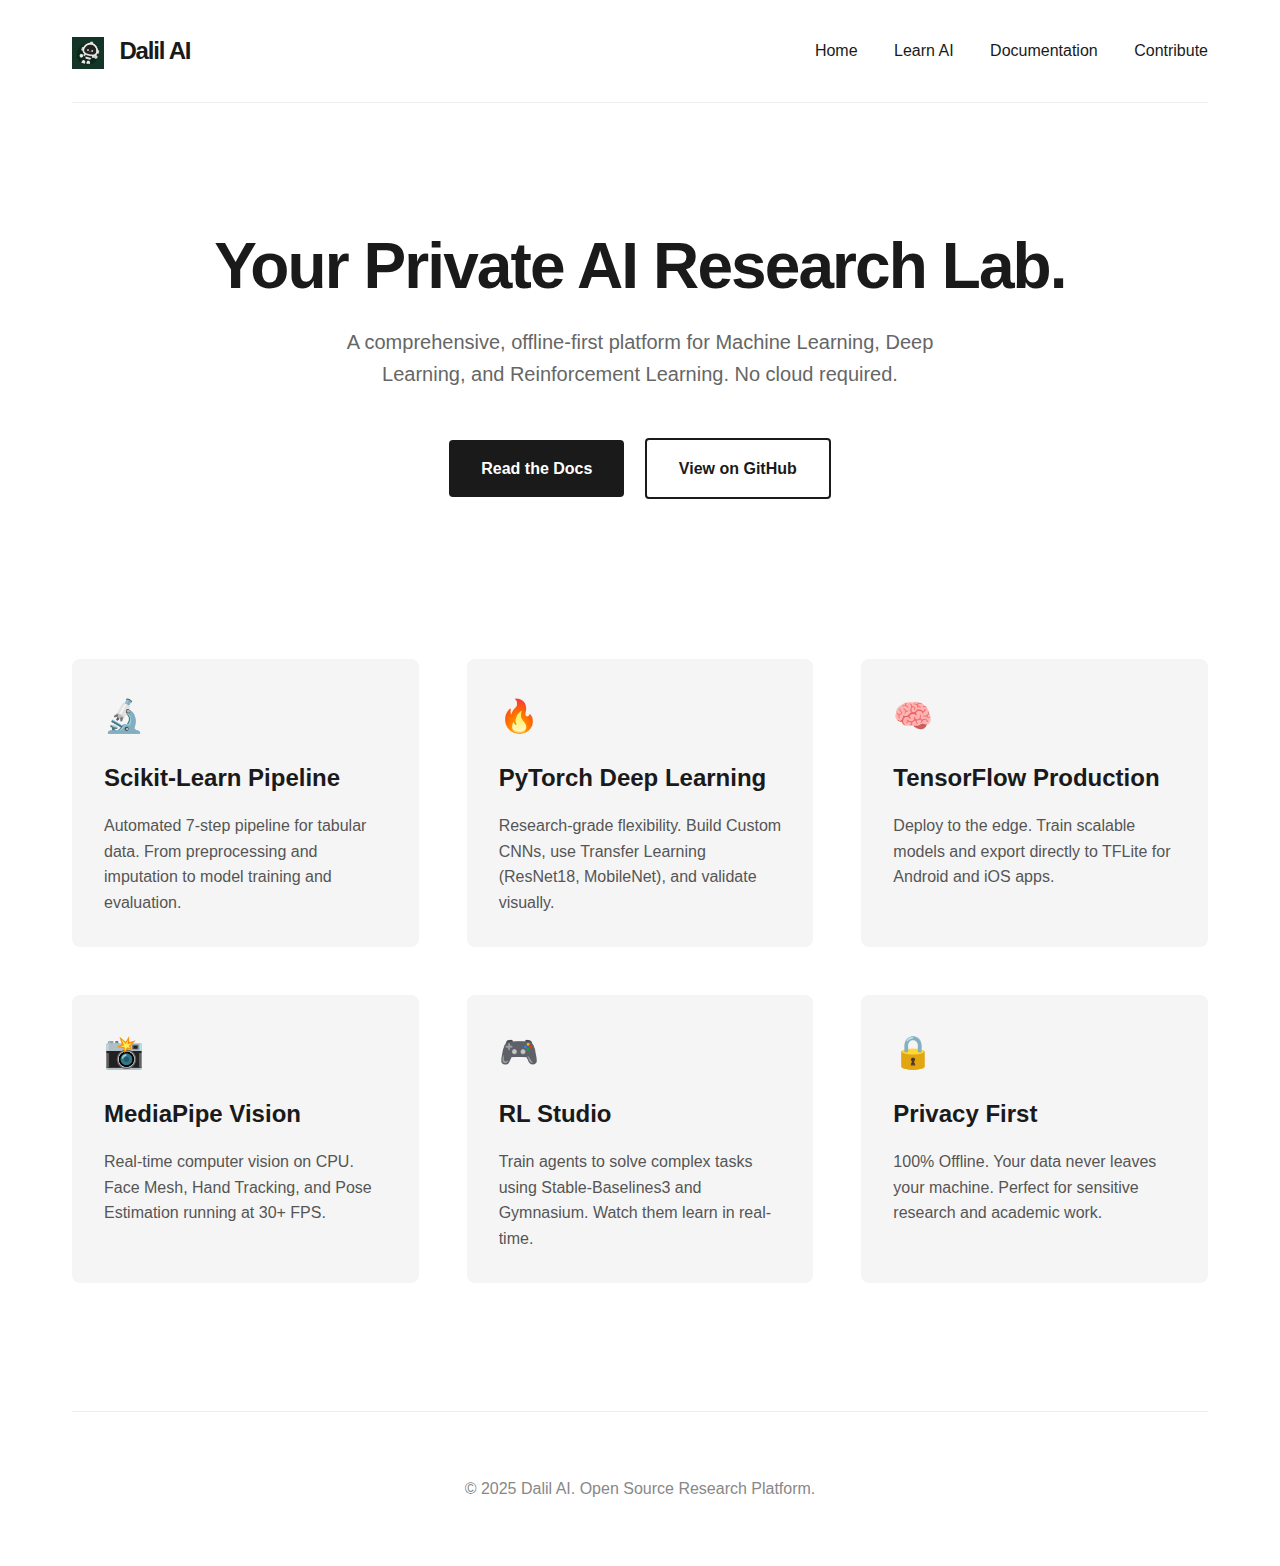
<file: docs/index.html>
<!DOCTYPE html>
<html lang="en">

<head>
    <meta charset="UTF-8">
    <meta name="viewport" content="width=device-width, initial-scale=1.0">
    <title>Dalil AI | The Offline Research Lab</title>
    <link rel="icon" type="image/png" href="logo.png">
    <link rel="stylesheet" href="style.css">
</head>

<body>
    <div class="container">
        <header>
            <nav>
                <div class="logo">
                    <img src="logo.png" alt="Logo" height="32" style="vertical-align: middle; margin-right: 10px;">
                    Dalil AI
                </div>
                <div class="nav-links">
                    <a href="index.html">Home</a>
                    <a href="learn.html">Learn AI</a>
                    <a href="docs.html">Documentation</a>
                    <a href="contribute.html">Contribute</a>
                </div>
            </nav>
        </header>

        <section class="hero">
            <h1>Your Private AI Research Lab.</h1>
            <p>A comprehensive, offline-first platform for Machine Learning, Deep Learning, and Reinforcement Learning.
                No cloud required.</p>
            <div class="cta">
                <a href="docs.html" class="btn">Read the Docs</a>
                <a href="https://github.com/Adamkhald/dalil_ai" class="btn btn-outline" target="_blank">View on
                    GitHub</a>
            </div>
        </section>

        <section class="features">
            <div class="feature-card">
                <span class="feature-icon">🔬</span>
                <h3>Scikit-Learn Pipeline</h3>
                <p>Automated 7-step pipeline for tabular data. From preprocessing and imputation to model training and
                    evaluation.</p>
            </div>
            <div class="feature-card">
                <span class="feature-icon">🔥</span>
                <h3>PyTorch Deep Learning</h3>
                <p>Research-grade flexibility. Build Custom CNNs, use Transfer Learning (ResNet18, MobileNet), and
                    validate visually.</p>
            </div>
            <div class="feature-card">
                <span class="feature-icon">🧠</span>
                <h3>TensorFlow Production</h3>
                <p>Deploy to the edge. Train scalable models and export directly to TFLite for Android and iOS apps.</p>
            </div>
            <div class="feature-card">
                <span class="feature-icon">📸</span>
                <h3>MediaPipe Vision</h3>
                <p>Real-time computer vision on CPU. Face Mesh, Hand Tracking, and Pose Estimation running at 30+ FPS.
                </p>
            </div>
            <div class="feature-card">
                <span class="feature-icon">🎮</span>
                <h3>RL Studio</h3>
                <p>Train agents to solve complex tasks using Stable-Baselines3 and Gymnasium. Watch them learn in
                    real-time.</p>
            </div>
            <div class="feature-card">
                <span class="feature-icon">🔒</span>
                <h3>Privacy First</h3>
                <p>100% Offline. Your data never leaves your machine. Perfect for sensitive research and academic work.
                </p>
            </div>
        </section>

        <footer>
            <p>&copy; 2025 Dalil AI. Open Source Research Platform.</p>
        </footer>
    </div>
</body>

</html>
</file>
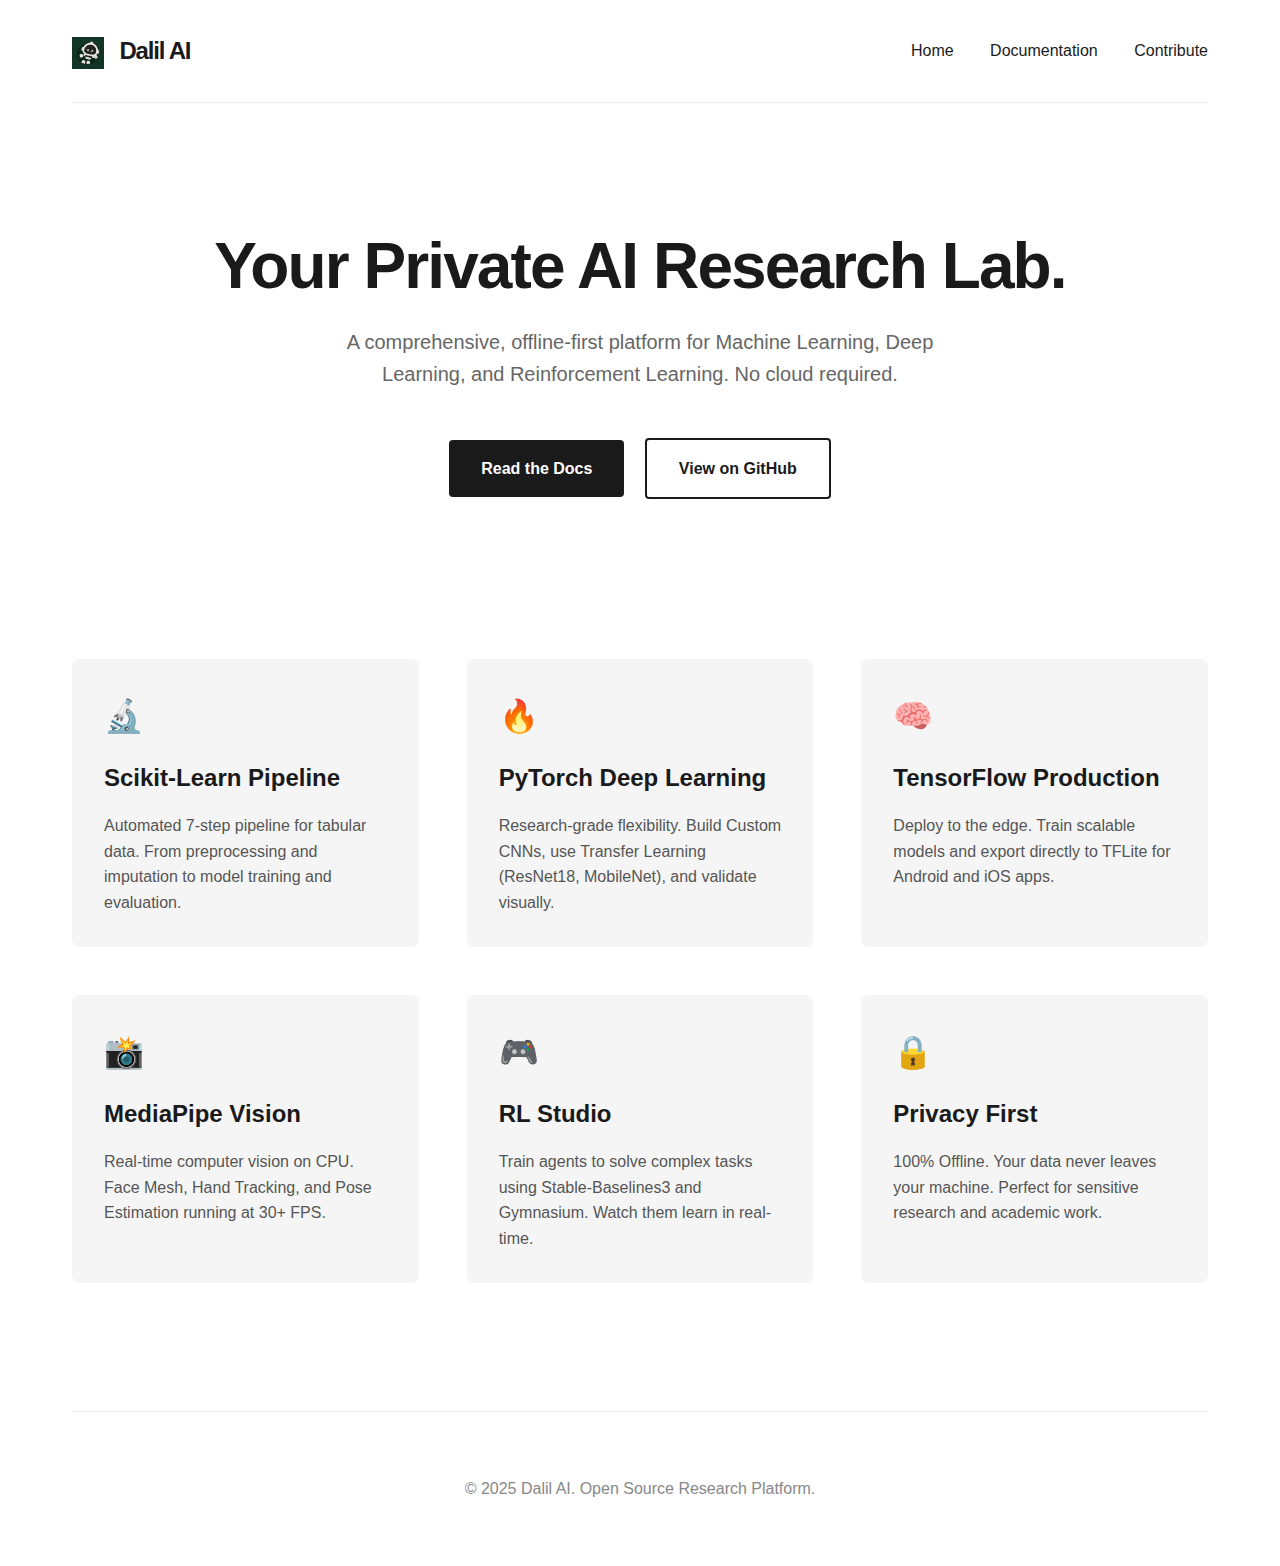
<file: web_page/index.html>
<!DOCTYPE html>
<html lang="en">

<head>
    <meta charset="UTF-8">
    <meta name="viewport" content="width=device-width, initial-scale=1.0">
    <title>Dalil AI | The Offline Research Lab</title>
    <link rel="icon" type="image/png" href="logo.png">
    <link rel="stylesheet" href="style.css">
</head>

<body>
    <div class="container">
        <header>
            <nav>
                <div class="logo">
                    <img src="logo.png" alt="Logo" height="32" style="vertical-align: middle; margin-right: 10px;">
                    Dalil AI
                </div>
                <div class="nav-links">
                    <a href="index.html">Home</a>
                    <a href="docs.html">Documentation</a>
                    <a href="contribute.html">Contribute</a>
                </div>
            </nav>
        </header>

        <section class="hero">
            <h1>Your Private AI Research Lab.</h1>
            <p>A comprehensive, offline-first platform for Machine Learning, Deep Learning, and Reinforcement Learning.
                No cloud required.</p>
            <div class="cta">
                <a href="docs.html" class="btn">Read the Docs</a>
                <a href="https://github.com/Adamkhald/dalil_ai" class="btn btn-outline" target="_blank">View on
                    GitHub</a>
            </div>
        </section>

        <section class="features">
            <div class="feature-card">
                <span class="feature-icon">🔬</span>
                <h3>Scikit-Learn Pipeline</h3>
                <p>Automated 7-step pipeline for tabular data. From preprocessing and imputation to model training and
                    evaluation.</p>
            </div>
            <div class="feature-card">
                <span class="feature-icon">🔥</span>
                <h3>PyTorch Deep Learning</h3>
                <p>Research-grade flexibility. Build Custom CNNs, use Transfer Learning (ResNet18, MobileNet), and
                    validate visually.</p>
            </div>
            <div class="feature-card">
                <span class="feature-icon">🧠</span>
                <h3>TensorFlow Production</h3>
                <p>Deploy to the edge. Train scalable models and export directly to TFLite for Android and iOS apps.</p>
            </div>
            <div class="feature-card">
                <span class="feature-icon">📸</span>
                <h3>MediaPipe Vision</h3>
                <p>Real-time computer vision on CPU. Face Mesh, Hand Tracking, and Pose Estimation running at 30+ FPS.
                </p>
            </div>
            <div class="feature-card">
                <span class="feature-icon">🎮</span>
                <h3>RL Studio</h3>
                <p>Train agents to solve complex tasks using Stable-Baselines3 and Gymnasium. Watch them learn in
                    real-time.</p>
            </div>
            <div class="feature-card">
                <span class="feature-icon">🔒</span>
                <h3>Privacy First</h3>
                <p>100% Offline. Your data never leaves your machine. Perfect for sensitive research and academic work.
                </p>
            </div>
        </section>

        <footer>
            <p>&copy; 2025 Dalil AI. Open Source Research Platform.</p>
        </footer>
    </div>
</body>

</html>
</file>
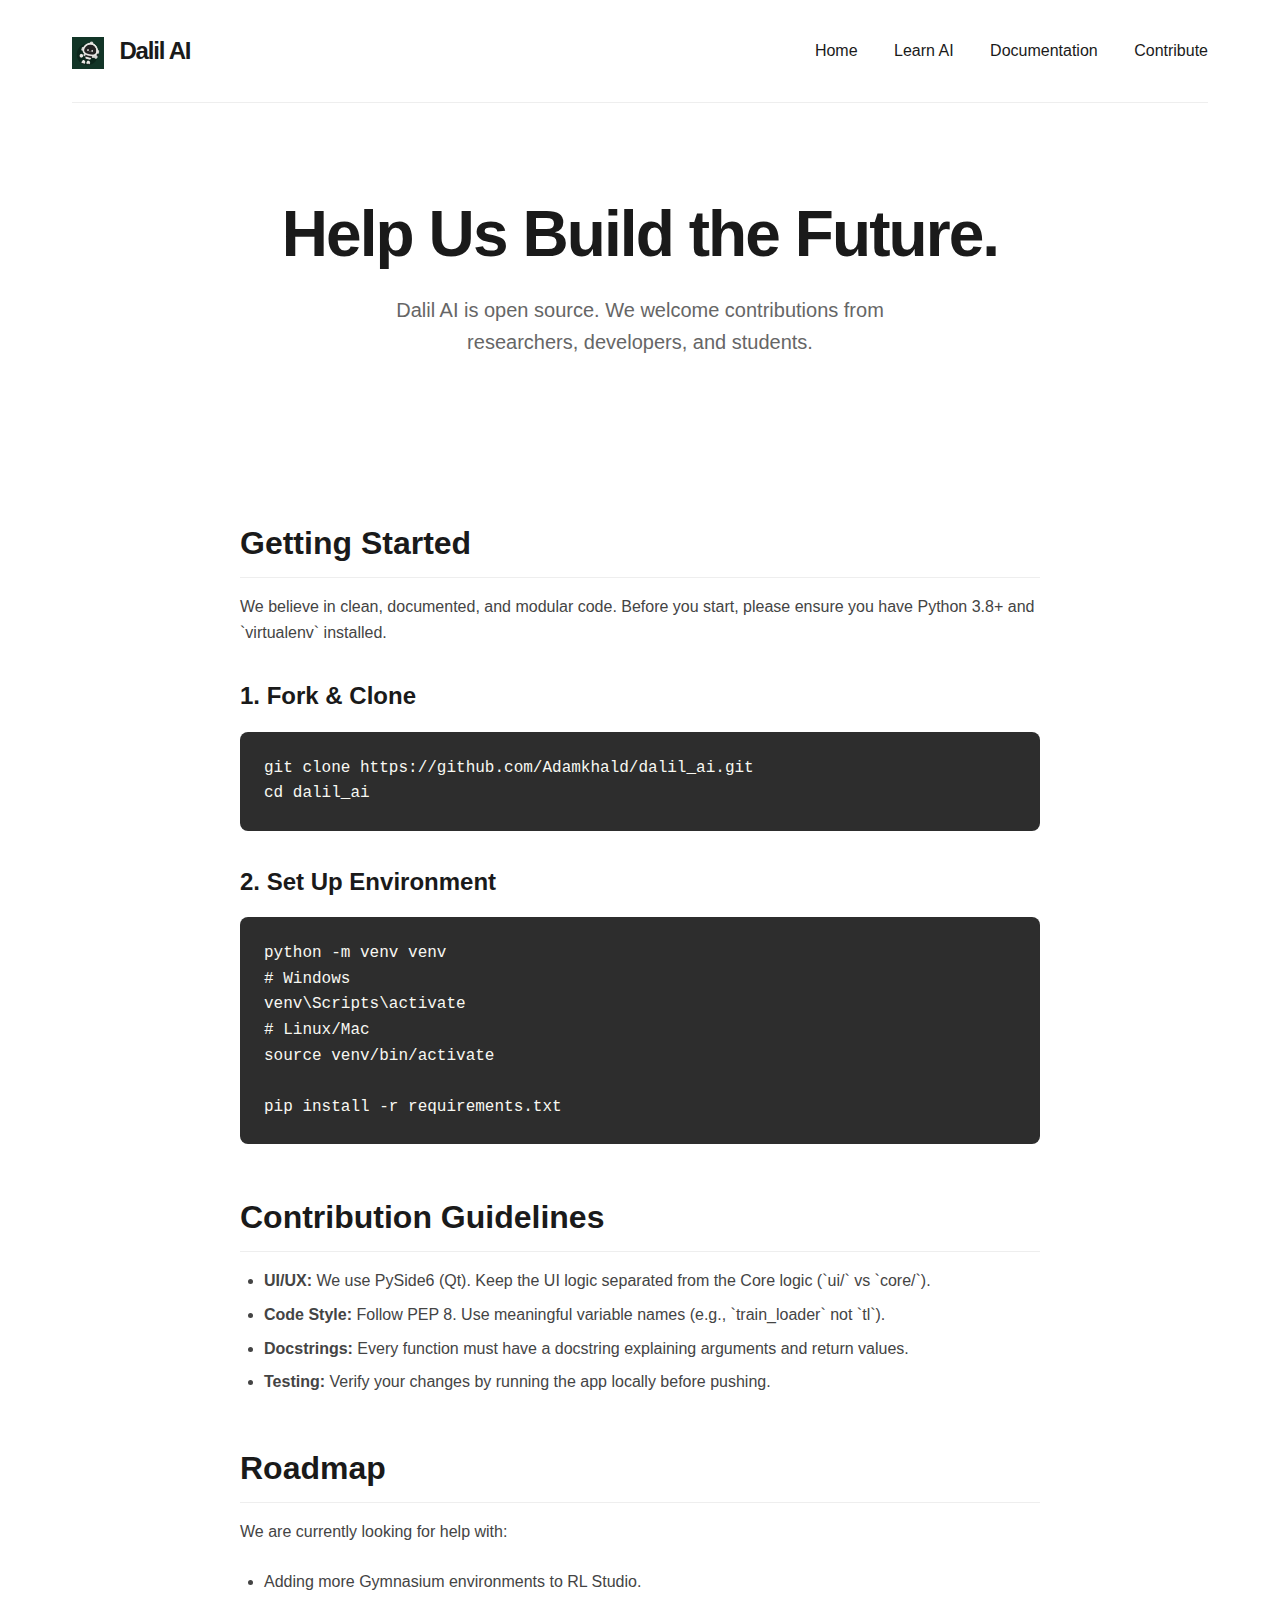
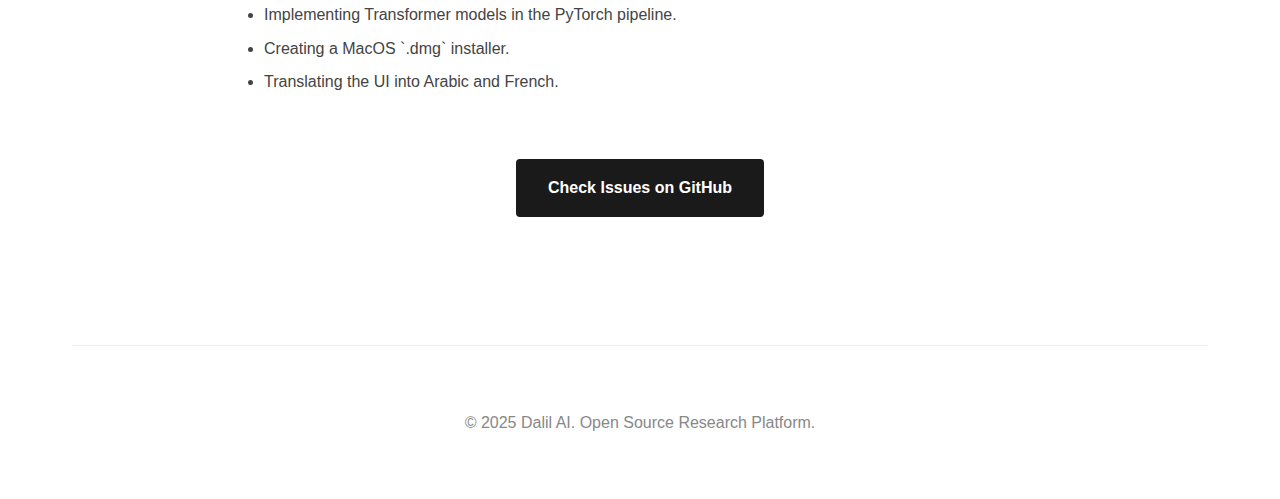
<file: docs/contribute.html>
<!DOCTYPE html>
<html lang="en">

<head>
    <meta charset="UTF-8">
    <meta name="viewport" content="width=device-width, initial-scale=1.0">
    <title>Contribute | Dalil AI</title>
    <link rel="icon" type="image/png" href="logo.png">
    <link rel="stylesheet" href="style.css">
</head>

<body>
    <div class="container">
        <header>
            <nav>
                <div class="logo">
                    <img src="logo.png" alt="Logo" height="32" style="vertical-align: middle; margin-right: 10px;">
                    Dalil AI
                </div>
                <div class="nav-links">
                    <a href="index.html">Home</a>
                    <a href="learn.html">Learn AI</a>
                    <a href="docs.html">Documentation</a>
                    <a href="contribute.html">Contribute</a>
                </div>
            </nav>
        </header>

        <section class="hero" style="padding: 4rem 0;">
            <h1>Help Us Build the Future.</h1>
            <p>Dalil AI is open source. We welcome contributions from researchers, developers, and students.</p>
        </section>

        <div class="docs-layout">
            <main class="content" style="grid-column: 1 / -1; max-width: 800px; margin: 0 auto;">
                <h2>Getting Started</h2>
                <p>We believe in clean, documented, and modular code. Before you start, please ensure you have Python
                    3.8+ and `virtualenv` installed.</p>

                <h3>1. Fork & Clone</h3>
                <pre><code>git clone https://github.com/Adamkhald/dalil_ai.git
cd dalil_ai</code></pre>

                <h3>2. Set Up Environment</h3>
                <pre><code>python -m venv venv
# Windows
venv\Scripts\activate
# Linux/Mac
source venv/bin/activate

pip install -r requirements.txt</code></pre>

                <h2>Contribution Guidelines</h2>
                <ul>
                    <li><strong>UI/UX:</strong> We use PySide6 (Qt). Keep the UI logic separated from the Core logic
                        (`ui/` vs `core/`).</li>
                    <li><strong>Code Style:</strong> Follow PEP 8. Use meaningful variable names (e.g., `train_loader`
                        not `tl`).</li>
                    <li><strong>Docstrings:</strong> Every function must have a docstring explaining arguments and
                        return values.</li>
                    <li><strong>Testing:</strong> Verify your changes by running the app locally before pushing.</li>
                </ul>

                <h2>Roadmap</h2>
                <p>We are currently looking for help with:</p>
                <ul>
                    <li>Adding more Gymnasium environments to RL Studio.</li>
                    <li>Implementing Transformer models in the PyTorch pipeline.</li>
                    <li>Creating a MacOS `.dmg` installer.</li>
                    <li>Translating the UI into Arabic and French.</li>
                </ul>

                <div style="text-align: center; margin-top: 4rem;">
                    <a href="#" class="btn">Check Issues on GitHub</a>
                </div>
            </main>
        </div>

        <footer>
            <p>&copy; 2025 Dalil AI. Open Source Research Platform.</p>
        </footer>
    </div>
</body>

</html>
</file>
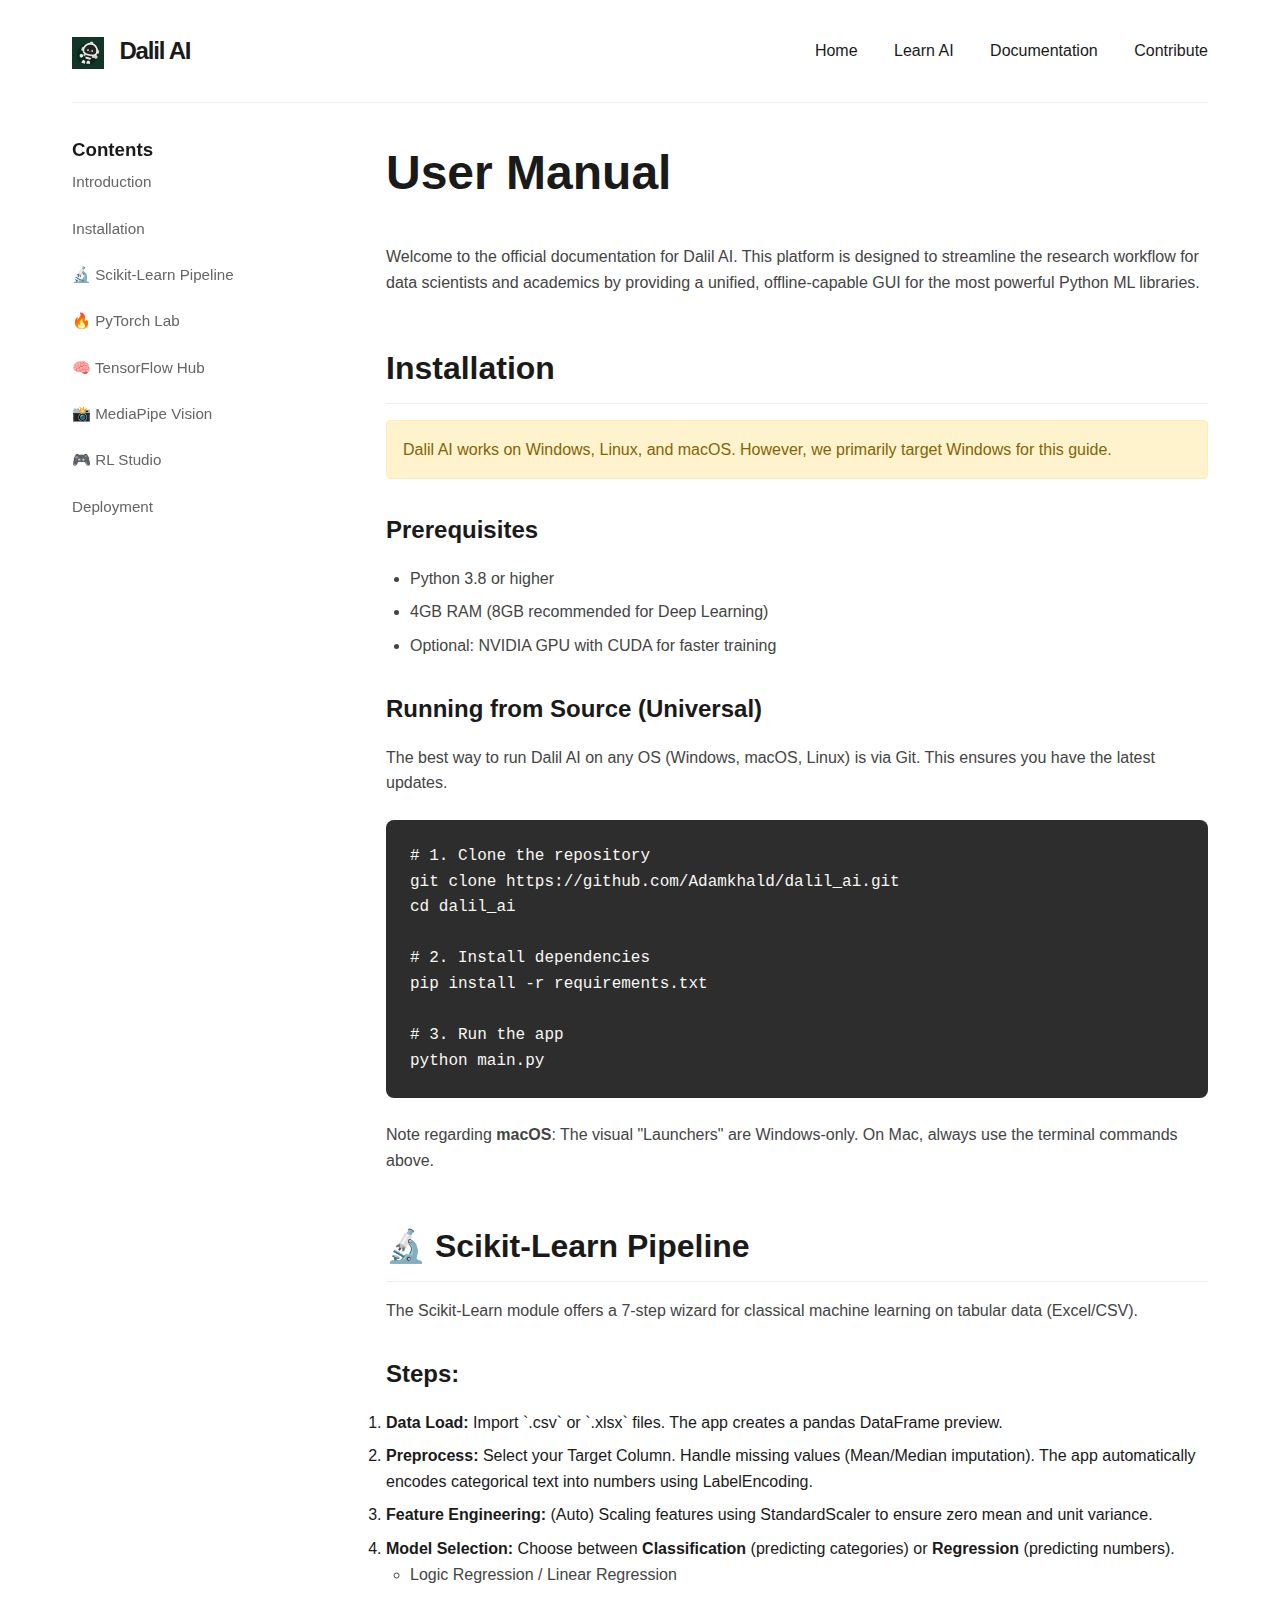
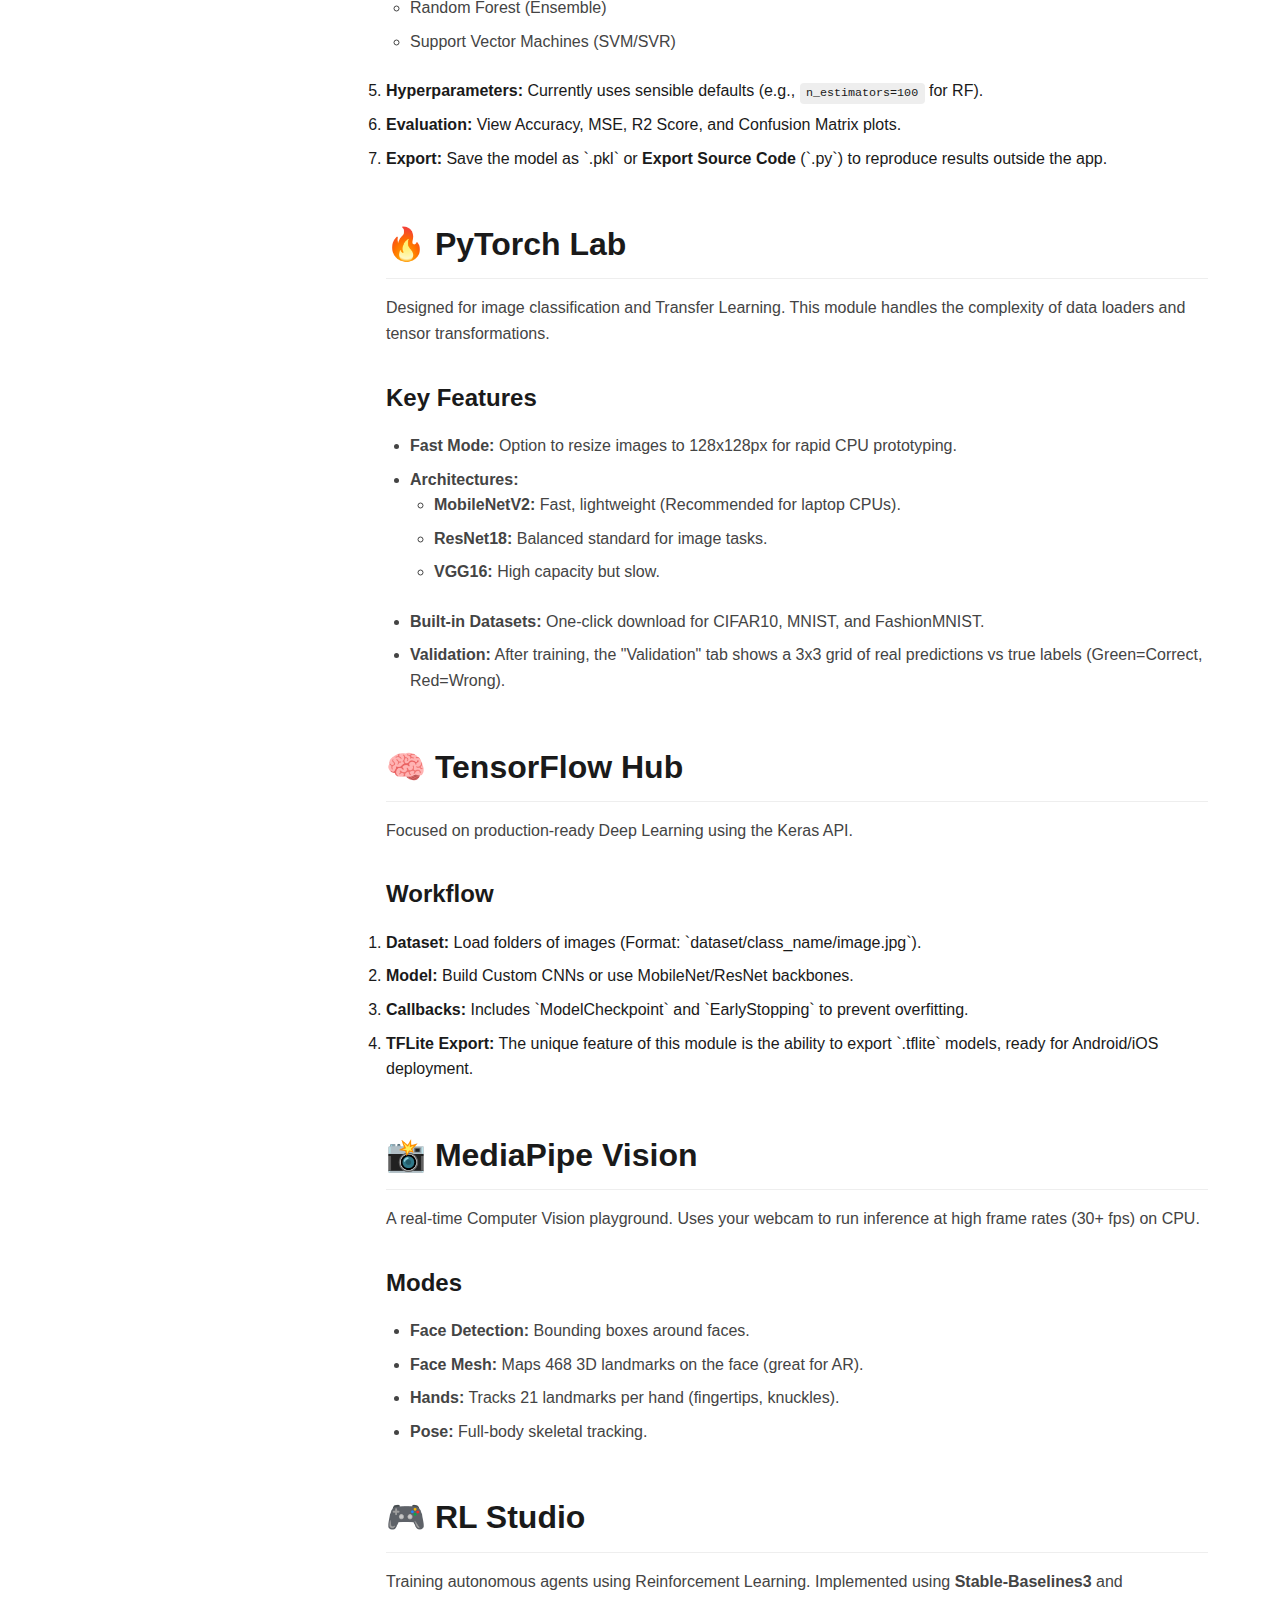
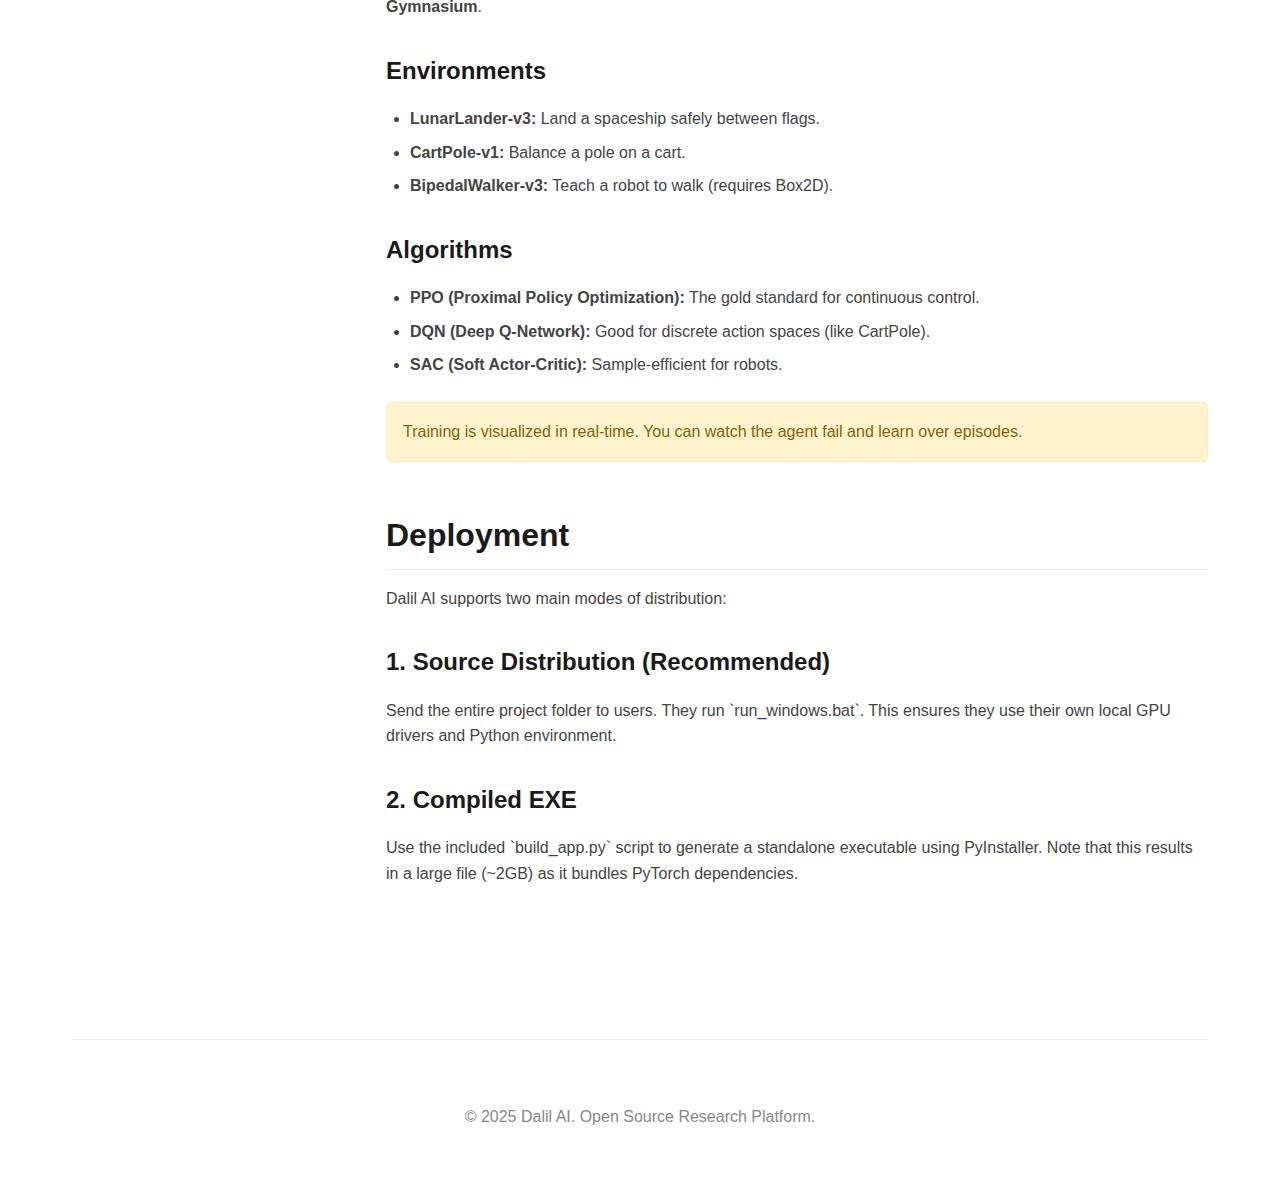
<file: docs/docs.html>
<!DOCTYPE html>
<html lang="en">

<head>
    <meta charset="UTF-8">
    <meta name="viewport" content="width=device-width, initial-scale=1.0">
    <title>Documentation | Dalil AI</title>
    <link rel="icon" type="image/png" href="logo.png">
    <link rel="stylesheet" href="style.css">
    <style>
        .sidebar a {
            display: block;
            padding: 5px 0;
        }

        .note {
            background: #fff3cd;
            border: 1px solid #ffeeba;
            padding: 1rem;
            border-radius: 4px;
            margin-bottom: 1.5rem;
            color: #856404;
        }
    </style>
</head>

<body>
    <div class="container">
        <header>
            <nav>
                <div class="logo">
                    <img src="logo.png" alt="Logo" height="32" style="vertical-align: middle; margin-right: 10px;">
                    Dalil AI
                </div>
                <div class="nav-links">
                    <a href="index.html">Home</a>
                    <a href="learn.html">Learn AI</a>
                    <a href="docs.html">Documentation</a>
                    <a href="contribute.html">Contribute</a>
                </div>
            </nav>
        </header>

        <div class="docs-layout">
            <aside class="sidebar">
                <h3>Contents</h3>
                <ul>
                    <li><a href="#introduction">Introduction</a></li>
                    <li><a href="#installation">Installation</a></li>
                    <li><a href="#sklearn">🔬 Scikit-Learn Pipeline</a></li>
                    <li><a href="#pytorch">🔥 PyTorch Lab</a></li>
                    <li><a href="#tensorflow">🧠 TensorFlow Hub</a></li>
                    <li><a href="#mediapipe">📸 MediaPipe Vision</a></li>
                    <li><a href="#rl-studio">🎮 RL Studio</a></li>
                    <li><a href="#deployment">Deployment</a></li>
                </ul>
            </aside>

            <main class="content">
                <h1 id="introduction">User Manual</h1>
                <p>Welcome to the official documentation for Dalil AI. This platform is designed to streamline the
                    research workflow for data scientists and academics by providing a unified, offline-capable GUI for
                    the most powerful Python ML libraries.</p>

                <h2 id="installation">Installation</h2>
                <div class="note">Dalil AI works on Windows, Linux, and macOS. However, we primarily target Windows for
                    this guide.</div>

                <h3>Prerequisites</h3>
                <ul>
                    <li>Python 3.8 or higher</li>
                    <li>4GB RAM (8GB recommended for Deep Learning)</li>
                    <li>Optional: NVIDIA GPU with CUDA for faster training</li>
                </ul>

                <h3>Running from Source (Universal)</h3>
                <p>The best way to run Dalil AI on any OS (Windows, macOS, Linux) is via Git. This ensures you have the
                    latest updates.</p>
                <pre><code># 1. Clone the repository
git clone https://github.com/Adamkhald/dalil_ai.git
cd dalil_ai

# 2. Install dependencies
pip install -r requirements.txt

# 3. Run the app
python main.py</code></pre>
                <p>Note regarding <strong>macOS</strong>: The visual "Launchers" are Windows-only. On Mac, always use
                    the terminal commands above.</p>
                </p>

                <h2 id="sklearn">🔬 Scikit-Learn Pipeline</h2>
                <p>The Scikit-Learn module offers a 7-step wizard for classical machine learning on tabular data
                    (Excel/CSV).</p>

                <h3>Steps:</h3>
                <ol>
                    <li><strong>Data Load:</strong> Import `.csv` or `.xlsx` files. The app creates a pandas DataFrame
                        preview.</li>
                    <li><strong>Preprocess:</strong> Select your Target Column. Handle missing values (Mean/Median
                        imputation). The app automatically encodes categorical text into numbers using LabelEncoding.
                    </li>
                    <li><strong>Feature Engineering:</strong> (Auto) Scaling features using StandardScaler to ensure
                        zero mean and unit variance.</li>
                    <li><strong>Model Selection:</strong> Choose between <strong>Classification</strong> (predicting
                        categories) or <strong>Regression</strong> (predicting numbers).
                        <ul>
                            <li>Logic Regression / Linear Regression</li>
                            <li>Random Forest (Ensemble)</li>
                            <li>Support Vector Machines (SVM/SVR)</li>
                        </ul>
                    </li>
                    <li><strong>Hyperparameters:</strong> Currently uses sensible defaults (e.g.,
                        <code>n_estimators=100</code> for RF).
                    </li>
                    <li><strong>Evaluation:</strong> View Accuracy, MSE, R2 Score, and Confusion Matrix plots.</li>
                    <li><strong>Export:</strong> Save the model as `.pkl` or <strong>Export Source Code</strong> (`.py`)
                        to reproduce results outside the app.</li>
                </ol>

                <h2 id="pytorch">🔥 PyTorch Lab</h2>
                <p>Designed for image classification and Transfer Learning. This module handles the complexity of data
                    loaders and tensor transformations.</p>

                <h3>Key Features</h3>
                <ul>
                    <li><strong>Fast Mode:</strong> Option to resize images to 128x128px for rapid CPU prototyping.</li>
                    <li><strong>Architectures:</strong>
                        <ul>
                            <li><strong>MobileNetV2:</strong> Fast, lightweight (Recommended for laptop CPUs).</li>
                            <li><strong>ResNet18:</strong> Balanced standard for image tasks.</li>
                            <li><strong>VGG16:</strong> High capacity but slow.</li>
                        </ul>
                    </li>
                    <li><strong>Built-in Datasets:</strong> One-click download for CIFAR10, MNIST, and FashionMNIST.
                    </li>
                    <li><strong>Validation:</strong> After training, the "Validation" tab shows a 3x3 grid of real
                        predictions vs true labels (Green=Correct, Red=Wrong).</li>
                </ul>

                <h2 id="tensorflow">🧠 TensorFlow Hub</h2>
                <p>Focused on production-ready Deep Learning using the Keras API.</p>

                <h3>Workflow</h3>
                <ol>
                    <li><strong>Dataset:</strong> Load folders of images (Format: `dataset/class_name/image.jpg`).</li>
                    <li><strong>Model:</strong> Build Custom CNNs or use MobileNet/ResNet backbones.</li>
                    <li><strong>Callbacks:</strong> Includes `ModelCheckpoint` and `EarlyStopping` to prevent
                        overfitting.</li>
                    <li><strong>TFLite Export:</strong> The unique feature of this module is the ability to export
                        `.tflite` models, ready for Android/iOS deployment.</li>
                </ol>

                <h2 id="mediapipe">📸 MediaPipe Vision</h2>
                <p>A real-time Computer Vision playground. Uses your webcam to run inference at high frame rates (30+
                    fps) on CPU.</p>

                <h3>Modes</h3>
                <ul>
                    <li><strong>Face Detection:</strong> Bounding boxes around faces.</li>
                    <li><strong>Face Mesh:</strong> Maps 468 3D landmarks on the face (great for AR).</li>
                    <li><strong>Hands:</strong> Tracks 21 landmarks per hand (fingertips, knuckles).</li>
                    <li><strong>Pose:</strong> Full-body skeletal tracking.</li>
                </ul>

                <h2 id="rl-studio">🎮 RL Studio</h2>
                <p>Training autonomous agents using Reinforcement Learning. Implemented using
                    <strong>Stable-Baselines3</strong> and <strong>Gymnasium</strong>.
                </p>

                <h3>Environments</h3>
                <ul>
                    <li><strong>LunarLander-v3:</strong> Land a spaceship safely between flags.</li>
                    <li><strong>CartPole-v1:</strong> Balance a pole on a cart.</li>
                    <li><strong>BipedalWalker-v3:</strong> Teach a robot to walk (requires Box2D).</li>
                </ul>

                <h3>Algorithms</h3>
                <ul>
                    <li><strong>PPO (Proximal Policy Optimization):</strong> The gold standard for continuous control.
                    </li>
                    <li><strong>DQN (Deep Q-Network):</strong> Good for discrete action spaces (like CartPole).</li>
                    <li><strong>SAC (Soft Actor-Critic):</strong> Sample-efficient for robots.</li>
                </ul>
                <div class="note">Training is visualized in real-time. You can watch the agent fail and learn over
                    episodes.</div>

                <h2 id="deployment">Deployment</h2>
                <p>Dalil AI supports two main modes of distribution:</p>

                <h3>1. Source Distribution (Recommended)</h3>
                <p>Send the entire project folder to users. They run `run_windows.bat`. This ensures they use their own
                    local GPU drivers and Python environment.</p>

                <h3>2. Compiled EXE</h3>
                <p>Use the included `build_app.py` script to generate a standalone executable using PyInstaller. Note
                    that this results in a large file (~2GB) as it bundles PyTorch dependencies.</p>
            </main>
        </div>

        <footer>
            <p>&copy; 2025 Dalil AI. Open Source Research Platform.</p>
        </footer>
    </div>
</body>

</html>
</file>
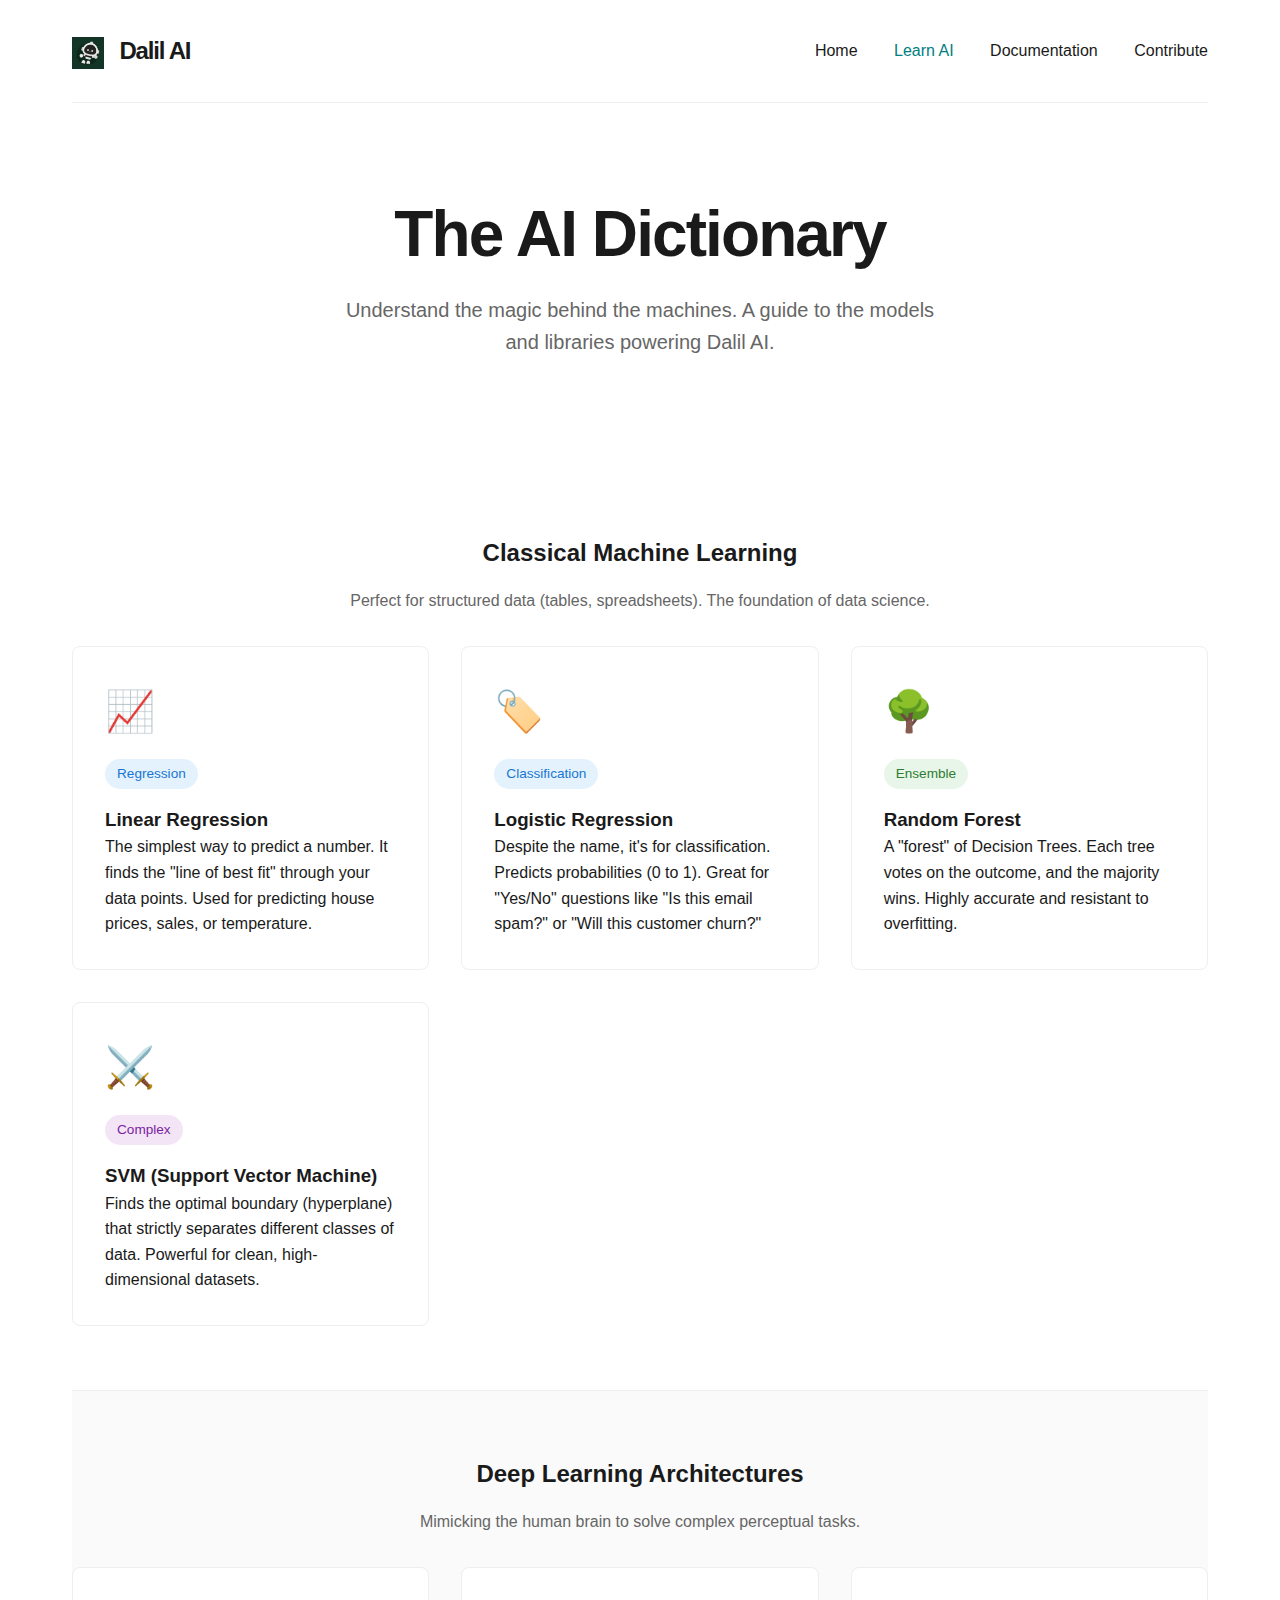
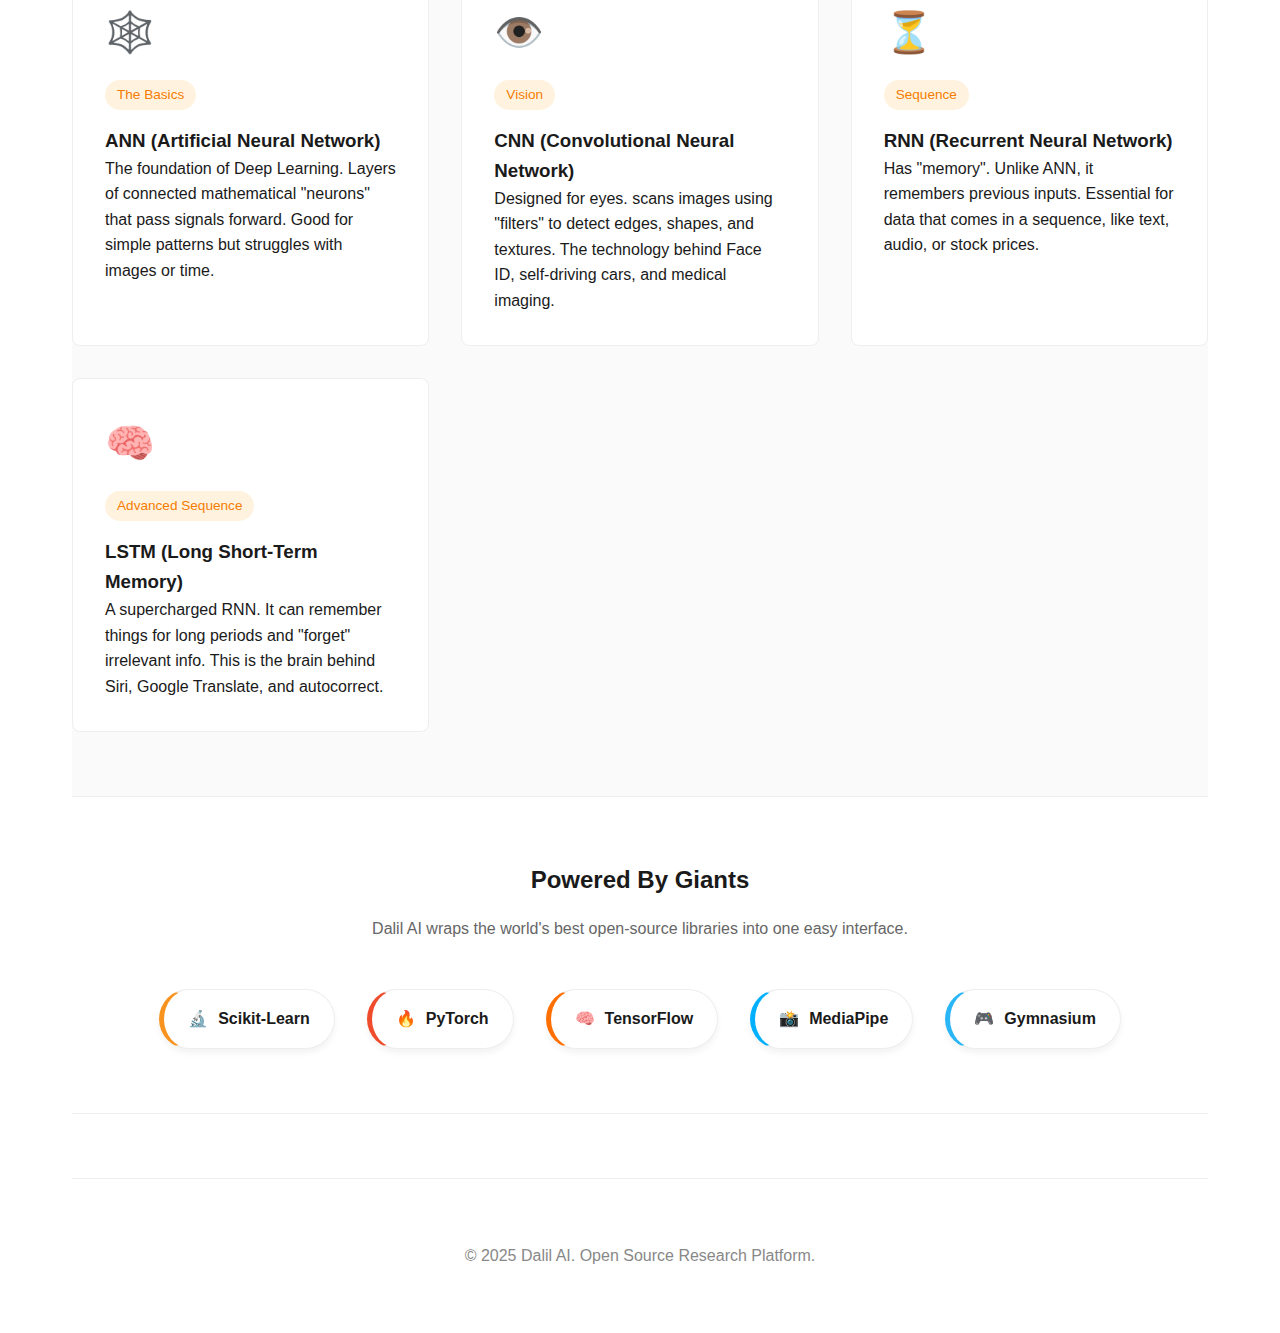
<file: docs/learn.html>
<!DOCTYPE html>
<html lang="en">

<head>
    <meta charset="UTF-8">
    <meta name="viewport" content="width=device-width, initial-scale=1.0">
    <title>Learn AI | Dalil AI</title>
    <link rel="icon" type="image/png" href="logo.png">
    <link rel="stylesheet" href="style.css">
    <style>
        .concept-section {
            padding: 4rem 0;
            border-bottom: 1px solid #eee;
        }

        .concept-section:last-child {
            border-bottom: none;
        }

        .concept-grid {
            display: grid;
            grid-template-columns: repeat(auto-fit, minmax(300px, 1fr));
            gap: 2rem;
            margin-top: 2rem;
        }

        .concept-card {
            background: #fff;
            border: 1px solid #eee;
            border-radius: 8px;
            padding: 2rem;
            transition: all 0.3s ease;
        }

        .concept-card:hover {
            transform: translateY(-5px);
            box-shadow: 0 10px 20px rgba(0,0,0,0.05);
            border-color: var(--accent-color);
        }

        .concept-icon {
            font-size: 2.5rem;
            margin-bottom: 1rem;
            display: block;
        }

        .tag {
            display: inline-block;
            padding: 0.25rem 0.75rem;
            border-radius: 15px;
            font-size: 0.85rem;
            font-weight: 500;
            margin-bottom: 1rem;
        }

        .tag-blue { background: #e3f2fd; color: #1976d2; }
        .tag-green { background: #e8f5e9; color: #2e7d32; }
        .tag-purple { background: #f3e5f5; color: #7b1fa2; }
        .tag-orange { background: #fff3e0; color: #f57c00; }

        .library-showcase {
            display: flex;
            gap: 2rem;
            flex-wrap: wrap;
            justify-content: center;
            margin-top: 3rem;
        }

        .lib-badge {
            display: flex;
            align-items: center;
            background: #fff;
            padding: 1rem 1.5rem;
            border-radius: 50px;
            box-shadow: 0 4px 6px rgba(0,0,0,0.05);
            border: 1px solid #eee;
            font-weight: 600;
        }
    </style>
</head>

<body>
    <div class="container">
        <header>
            <nav>
                <div class="logo">
                    <img src="logo.png" alt="Logo" height="32" style="vertical-align: middle; margin-right: 10px;">
                    Dalil AI
                </div>
                <div class="nav-links">
                    <a href="index.html">Home</a>
                    <a href="learn.html" style="color: var(--accent-color);">Learn AI</a>
                    <a href="docs.html">Documentation</a>
                    <a href="contribute.html">Contribute</a>
                </div>
            </nav>
        </header>

        <section class="hero" style="padding: 4rem 0;">
            <h1>The AI Dictionary</h1>
            <p>Understand the magic behind the machines. A guide to the models and libraries powering Dalil AI.</p>
        </section>

        <!-- Scikit-Learn / Classical ML -->
        <section class="concept-section">
            <h2 style="text-align: center; margin-bottom: 1rem;">Classical Machine Learning</h2>
            <p style="text-align: center; color: #666; max-width: 700px; margin: 0 auto;">
                Perfect for structured data (tables, spreadsheets). The foundation of data science.
            </p>
            
            <div class="concept-grid">
                <div class="concept-card">
                    <span class="concept-icon">📈</span>
                    <span class="tag tag-blue">Regression</span>
                    <h3>Linear Regression</h3>
                    <p>The simplest way to predict a number. It finds the "line of best fit" through your data points. Used for predicting house prices, sales, or temperature.</p>
                </div>

                <div class="concept-card">
                    <span class="concept-icon">🏷️</span>
                    <span class="tag tag-blue">Classification</span>
                    <h3>Logistic Regression</h3>
                    <p>Despite the name, it's for classification. Predicts probabilities (0 to 1). Great for "Yes/No" questions like "Is this email spam?" or "Will this customer churn?"</p>
                </div>

                <div class="concept-card">
                    <span class="concept-icon">🌳</span>
                    <span class="tag tag-green">Ensemble</span>
                    <h3>Random Forest</h3>
                    <p>A "forest" of Decision Trees. Each tree votes on the outcome, and the majority wins. Highly accurate and resistant to overfitting.</p>
                </div>

                <div class="concept-card">
                    <span class="concept-icon">⚔️</span>
                    <span class="tag tag-purple">Complex</span>
                    <h3>SVM (Support Vector Machine)</h3>
                    <p>Finds the optimal boundary (hyperplane) that strictly separates different classes of data. Powerful for clean, high-dimensional datasets.</p>
                </div>
            </div>
        </section>

        <!-- Deep Learning / Neural Networks -->
        <section class="concept-section" style="background-color: #fafafa;">
            <h2 style="text-align: center; margin-bottom: 1rem;">Deep Learning Architectures</h2>
            <p style="text-align: center; color: #666; max-width: 700px; margin: 0 auto;">
                Mimicking the human brain to solve complex perceptual tasks.
            </p>

            <div class="concept-grid">
                <div class="concept-card">
                    <span class="concept-icon">🕸️</span>
                    <span class="tag tag-orange">The Basics</span>
                    <h3>ANN (Artificial Neural Network)</h3>
                    <p>The foundation of Deep Learning. Layers of connected mathematical "neurons" that pass signals forward. Good for simple patterns but struggles with images or time.</p>
                </div>

                <div class="concept-card">
                    <span class="concept-icon">👁️</span>
                    <span class="tag tag-orange">Vision</span>
                    <h3>CNN (Convolutional Neural Network)</h3>
                    <p>Designed for eyes. scans images using "filters" to detect edges, shapes, and textures. The technology behind Face ID, self-driving cars, and medical imaging.</p>
                </div>

                <div class="concept-card">
                    <span class="concept-icon">⏳</span>
                    <span class="tag tag-orange">Sequence</span>
                    <h3>RNN (Recurrent Neural Network)</h3>
                    <p>Has "memory". Unlike ANN, it remembers previous inputs. Essential for data that comes in a sequence, like text, audio, or stock prices.</p>
                </div>

                <div class="concept-card">
                    <span class="concept-icon">🧠</span>
                    <span class="tag tag-orange">Advanced Sequence</span>
                    <h3>LSTM (Long Short-Term Memory)</h3>
                    <p>A supercharged RNN. It can remember things for long periods and "forget" irrelevant info. This is the brain behind Siri, Google Translate, and autocorrect.</p>
                </div>
            </div>
        </section>

        <!-- Libraries -->
        <section class="concept-section">
            <h2 style="text-align: center;">Powered By Giants</h2>
            <p style="text-align: center; color: #666; max-width: 700px; margin: 1rem auto;">
                Dalil AI wraps the world's best open-source libraries into one easy interface.
            </p>

            <div class="library-showcase">
                <div class="lib-badge" style="border-left: 5px solid #F7931E;">
                    <span style="margin-right: 10px;">🔬</span> Scikit-Learn
                </div>
                <div class="lib-badge" style="border-left: 5px solid #EE4C2C;">
                    <span style="margin-right: 10px;">🔥</span> PyTorch
                </div>
                <div class="lib-badge" style="border-left: 5px solid #FF6F00;">
                    <span style="margin-right: 10px;">🧠</span> TensorFlow
                </div>
                <!-- MediaPipe -->
                <div class="lib-badge" style="border-left: 5px solid #00B0FF;">
                    <span style="margin-right: 10px;">📸</span> MediaPipe
                </div>
                <div class="lib-badge" style="border-left: 5px solid #29B6F6;">
                    <span style="margin-right: 10px;">🎮</span> Gymnasium
                </div>
            </div>
        </section>

        <footer>
            <p>&copy; 2025 Dalil AI. Open Source Research Platform.</p>
        </footer>
    </div>
</body>

</html>
</file>
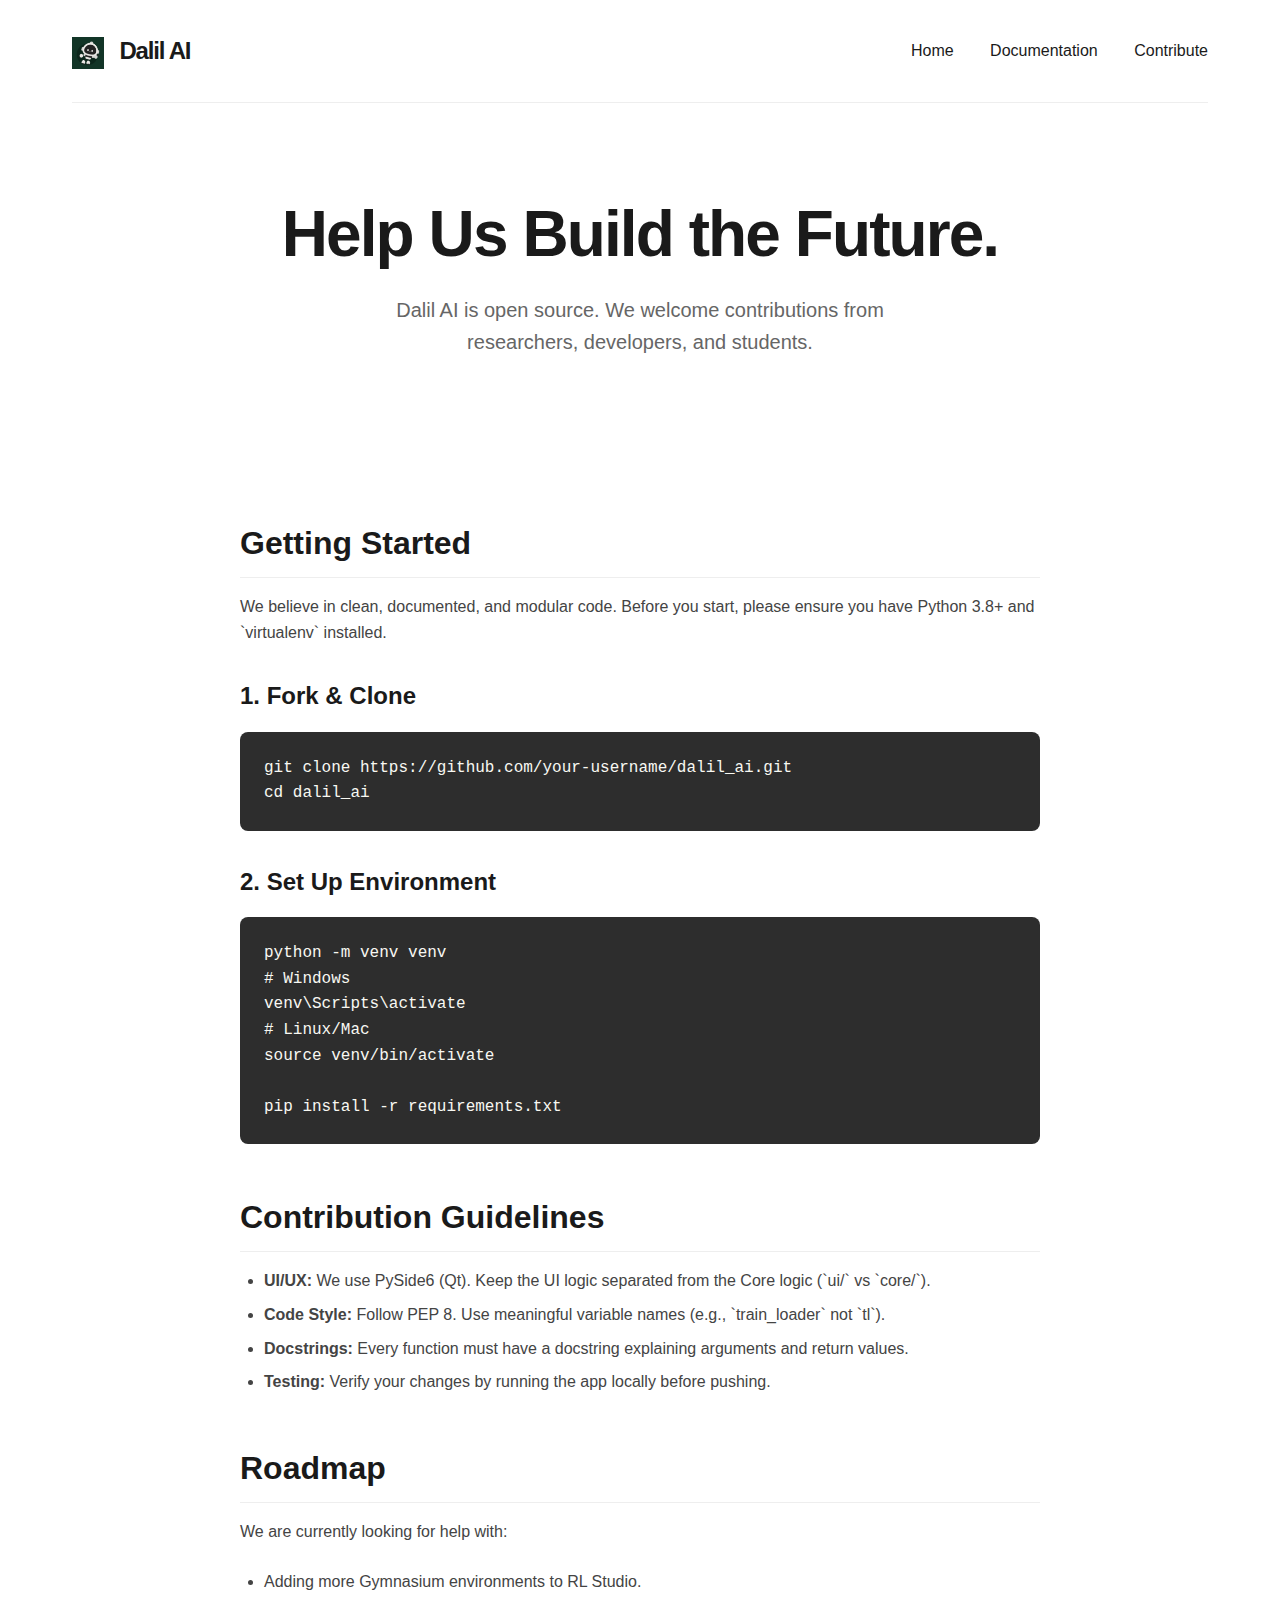
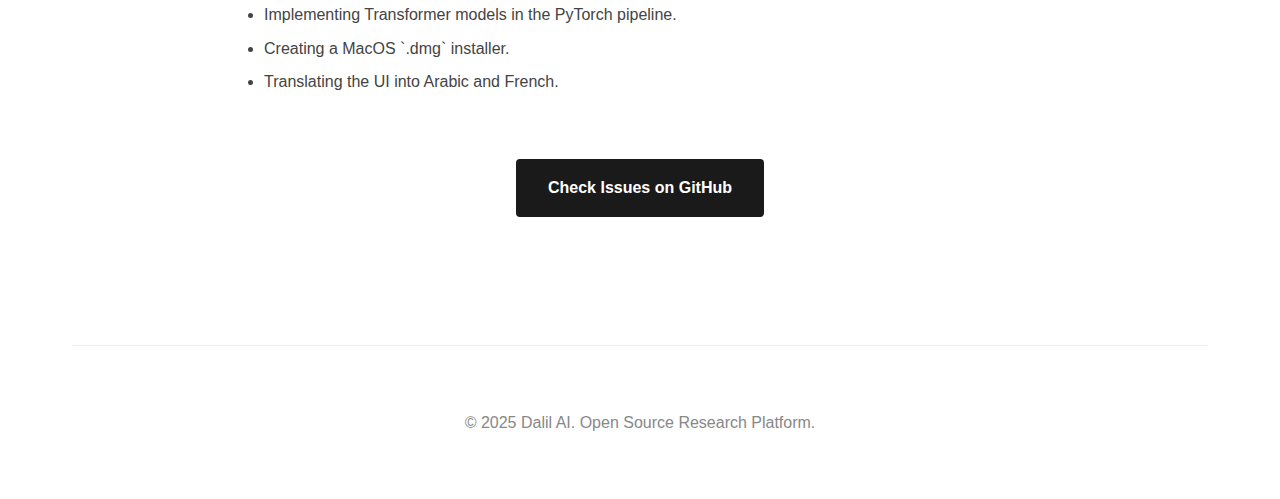
<file: web_page/contribute.html>
<!DOCTYPE html>
<html lang="en">

<head>
    <meta charset="UTF-8">
    <meta name="viewport" content="width=device-width, initial-scale=1.0">
    <title>Contribute | Dalil AI</title>
    <link rel="icon" type="image/png" href="logo.png">
    <link rel="stylesheet" href="style.css">
</head>

<body>
    <div class="container">
        <header>
            <nav>
                <div class="logo">
                    <img src="logo.png" alt="Logo" height="32" style="vertical-align: middle; margin-right: 10px;">
                    Dalil AI
                </div>
                <div class="nav-links">
                    <a href="index.html">Home</a>
                    <a href="docs.html">Documentation</a>
                    <a href="contribute.html">Contribute</a>
                </div>
            </nav>
        </header>

        <section class="hero" style="padding: 4rem 0;">
            <h1>Help Us Build the Future.</h1>
            <p>Dalil AI is open source. We welcome contributions from researchers, developers, and students.</p>
        </section>

        <div class="docs-layout">
            <main class="content" style="grid-column: 1 / -1; max-width: 800px; margin: 0 auto;">
                <h2>Getting Started</h2>
                <p>We believe in clean, documented, and modular code. Before you start, please ensure you have Python
                    3.8+ and `virtualenv` installed.</p>

                <h3>1. Fork & Clone</h3>
                <pre><code>git clone https://github.com/your-username/dalil_ai.git
cd dalil_ai</code></pre>

                <h3>2. Set Up Environment</h3>
                <pre><code>python -m venv venv
# Windows
venv\Scripts\activate
# Linux/Mac
source venv/bin/activate

pip install -r requirements.txt</code></pre>

                <h2>Contribution Guidelines</h2>
                <ul>
                    <li><strong>UI/UX:</strong> We use PySide6 (Qt). Keep the UI logic separated from the Core logic
                        (`ui/` vs `core/`).</li>
                    <li><strong>Code Style:</strong> Follow PEP 8. Use meaningful variable names (e.g., `train_loader`
                        not `tl`).</li>
                    <li><strong>Docstrings:</strong> Every function must have a docstring explaining arguments and
                        return values.</li>
                    <li><strong>Testing:</strong> Verify your changes by running the app locally before pushing.</li>
                </ul>

                <h2>Roadmap</h2>
                <p>We are currently looking for help with:</p>
                <ul>
                    <li>Adding more Gymnasium environments to RL Studio.</li>
                    <li>Implementing Transformer models in the PyTorch pipeline.</li>
                    <li>Creating a MacOS `.dmg` installer.</li>
                    <li>Translating the UI into Arabic and French.</li>
                </ul>

                <div style="text-align: center; margin-top: 4rem;">
                    <a href="#" class="btn">Check Issues on GitHub</a>
                </div>
            </main>
        </div>

        <footer>
            <p>&copy; 2025 Dalil AI. Open Source Research Platform.</p>
        </footer>
    </div>
</body>

</html>
</file>
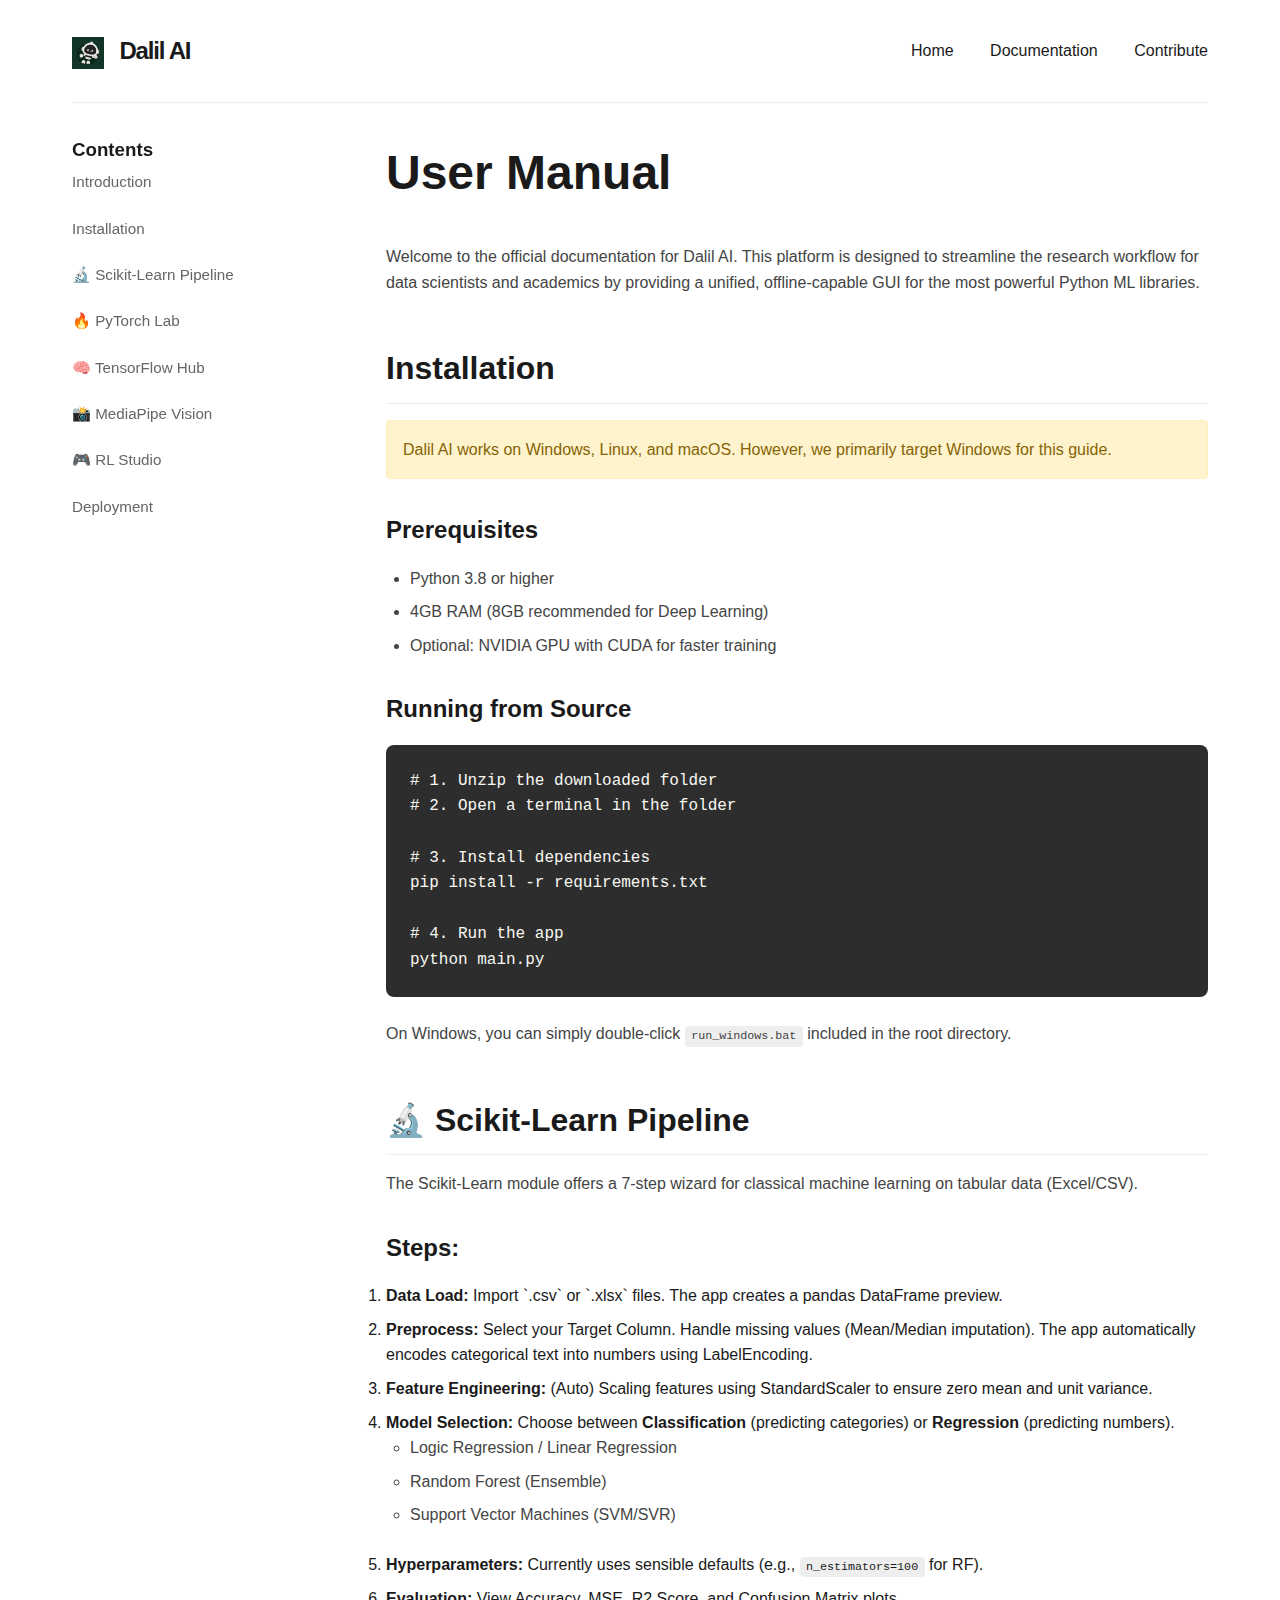
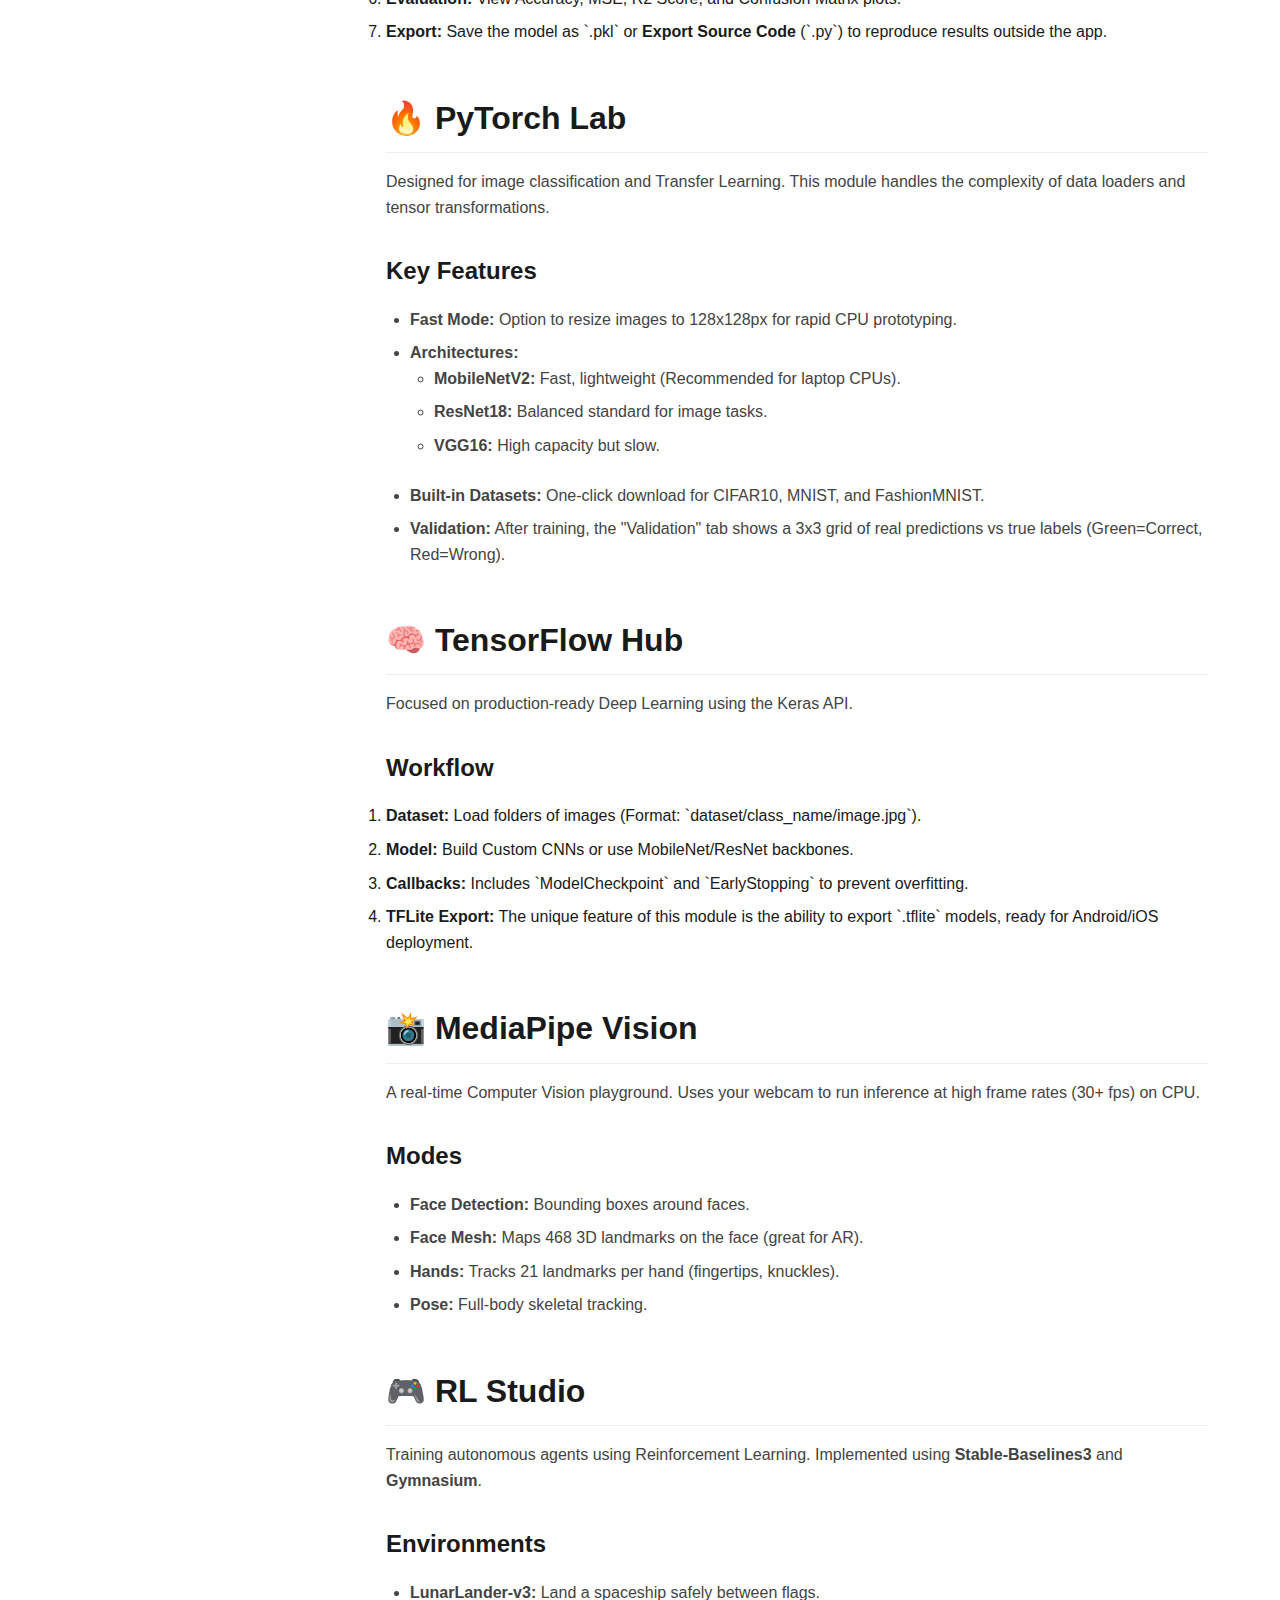
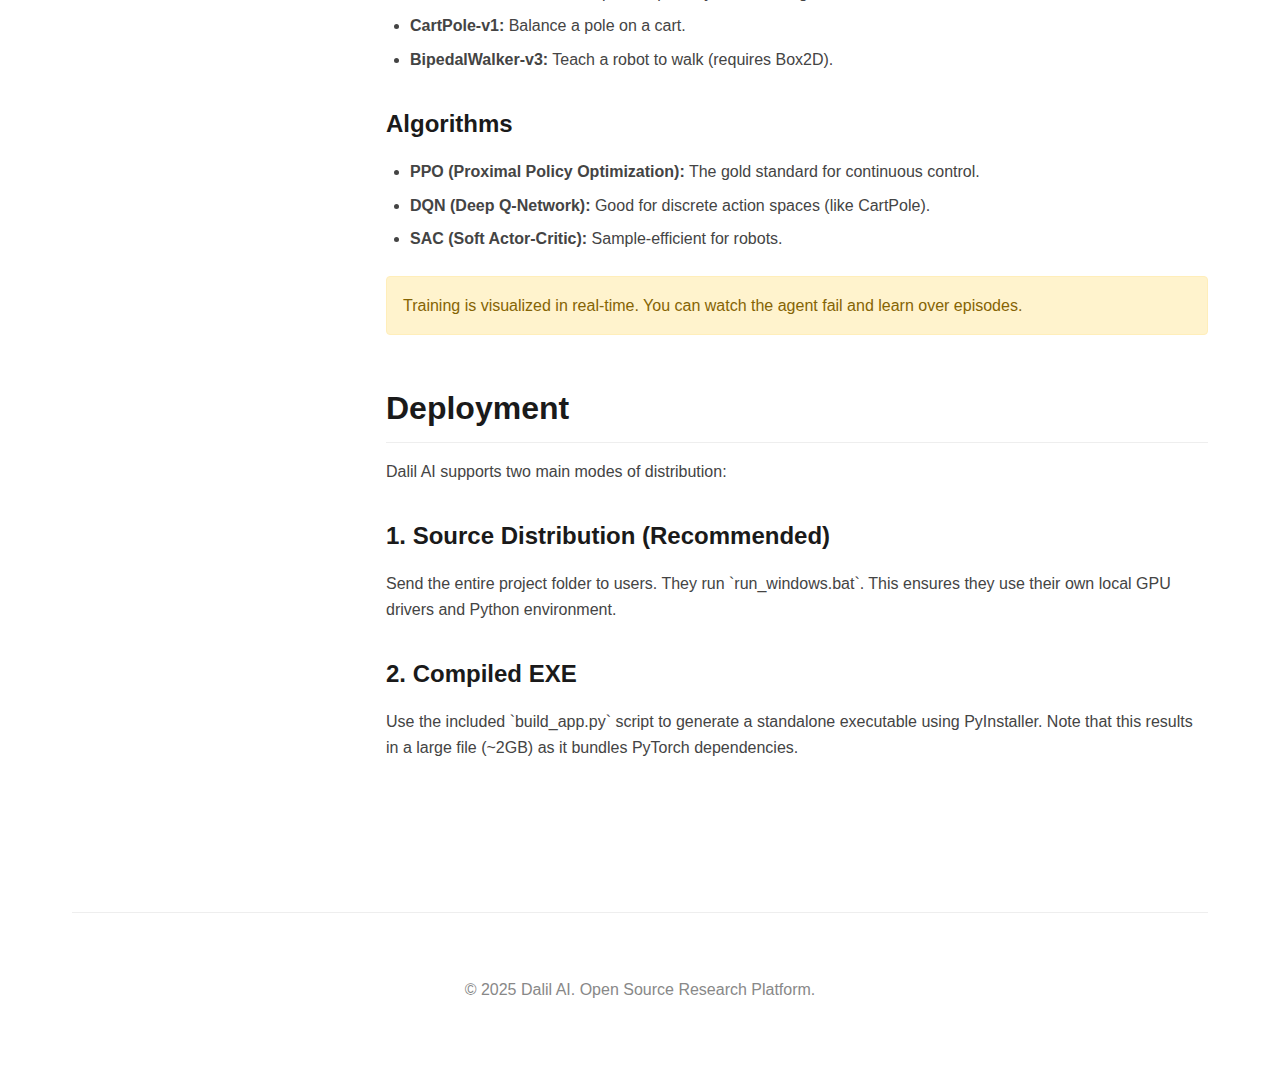
<file: web_page/docs.html>
<!DOCTYPE html>
<html lang="en">

<head>
    <meta charset="UTF-8">
    <meta name="viewport" content="width=device-width, initial-scale=1.0">
    <title>Documentation | Dalil AI</title>
    <link rel="icon" type="image/png" href="logo.png">
    <link rel="stylesheet" href="style.css">
    <style>
        .sidebar a {
            display: block;
            padding: 5px 0;
        }

        .note {
            background: #fff3cd;
            border: 1px solid #ffeeba;
            padding: 1rem;
            border-radius: 4px;
            margin-bottom: 1.5rem;
            color: #856404;
        }
    </style>
</head>

<body>
    <div class="container">
        <header>
            <nav>
                <div class="logo">
                    <img src="logo.png" alt="Logo" height="32" style="vertical-align: middle; margin-right: 10px;">
                    Dalil AI
                </div>
                <div class="nav-links">
                    <a href="index.html">Home</a>
                    <a href="docs.html">Documentation</a>
                    <a href="contribute.html">Contribute</a>
                </div>
            </nav>
        </header>

        <div class="docs-layout">
            <aside class="sidebar">
                <h3>Contents</h3>
                <ul>
                    <li><a href="#introduction">Introduction</a></li>
                    <li><a href="#installation">Installation</a></li>
                    <li><a href="#sklearn">🔬 Scikit-Learn Pipeline</a></li>
                    <li><a href="#pytorch">🔥 PyTorch Lab</a></li>
                    <li><a href="#tensorflow">🧠 TensorFlow Hub</a></li>
                    <li><a href="#mediapipe">📸 MediaPipe Vision</a></li>
                    <li><a href="#rl-studio">🎮 RL Studio</a></li>
                    <li><a href="#deployment">Deployment</a></li>
                </ul>
            </aside>

            <main class="content">
                <h1 id="introduction">User Manual</h1>
                <p>Welcome to the official documentation for Dalil AI. This platform is designed to streamline the
                    research workflow for data scientists and academics by providing a unified, offline-capable GUI for
                    the most powerful Python ML libraries.</p>

                <h2 id="installation">Installation</h2>
                <div class="note">Dalil AI works on Windows, Linux, and macOS. However, we primarily target Windows for
                    this guide.</div>

                <h3>Prerequisites</h3>
                <ul>
                    <li>Python 3.8 or higher</li>
                    <li>4GB RAM (8GB recommended for Deep Learning)</li>
                    <li>Optional: NVIDIA GPU with CUDA for faster training</li>
                </ul>

                <h3>Running from Source</h3>
                <pre><code># 1. Unzip the downloaded folder
# 2. Open a terminal in the folder

# 3. Install dependencies
pip install -r requirements.txt

# 4. Run the app
python main.py</code></pre>
                <p>On Windows, you can simply double-click <code>run_windows.bat</code> included in the root directory.
                </p>

                <h2 id="sklearn">🔬 Scikit-Learn Pipeline</h2>
                <p>The Scikit-Learn module offers a 7-step wizard for classical machine learning on tabular data
                    (Excel/CSV).</p>

                <h3>Steps:</h3>
                <ol>
                    <li><strong>Data Load:</strong> Import `.csv` or `.xlsx` files. The app creates a pandas DataFrame
                        preview.</li>
                    <li><strong>Preprocess:</strong> Select your Target Column. Handle missing values (Mean/Median
                        imputation). The app automatically encodes categorical text into numbers using LabelEncoding.
                    </li>
                    <li><strong>Feature Engineering:</strong> (Auto) Scaling features using StandardScaler to ensure
                        zero mean and unit variance.</li>
                    <li><strong>Model Selection:</strong> Choose between <strong>Classification</strong> (predicting
                        categories) or <strong>Regression</strong> (predicting numbers).
                        <ul>
                            <li>Logic Regression / Linear Regression</li>
                            <li>Random Forest (Ensemble)</li>
                            <li>Support Vector Machines (SVM/SVR)</li>
                        </ul>
                    </li>
                    <li><strong>Hyperparameters:</strong> Currently uses sensible defaults (e.g.,
                        <code>n_estimators=100</code> for RF).
                    </li>
                    <li><strong>Evaluation:</strong> View Accuracy, MSE, R2 Score, and Confusion Matrix plots.</li>
                    <li><strong>Export:</strong> Save the model as `.pkl` or <strong>Export Source Code</strong> (`.py`)
                        to reproduce results outside the app.</li>
                </ol>

                <h2 id="pytorch">🔥 PyTorch Lab</h2>
                <p>Designed for image classification and Transfer Learning. This module handles the complexity of data
                    loaders and tensor transformations.</p>

                <h3>Key Features</h3>
                <ul>
                    <li><strong>Fast Mode:</strong> Option to resize images to 128x128px for rapid CPU prototyping.</li>
                    <li><strong>Architectures:</strong>
                        <ul>
                            <li><strong>MobileNetV2:</strong> Fast, lightweight (Recommended for laptop CPUs).</li>
                            <li><strong>ResNet18:</strong> Balanced standard for image tasks.</li>
                            <li><strong>VGG16:</strong> High capacity but slow.</li>
                        </ul>
                    </li>
                    <li><strong>Built-in Datasets:</strong> One-click download for CIFAR10, MNIST, and FashionMNIST.
                    </li>
                    <li><strong>Validation:</strong> After training, the "Validation" tab shows a 3x3 grid of real
                        predictions vs true labels (Green=Correct, Red=Wrong).</li>
                </ul>

                <h2 id="tensorflow">🧠 TensorFlow Hub</h2>
                <p>Focused on production-ready Deep Learning using the Keras API.</p>

                <h3>Workflow</h3>
                <ol>
                    <li><strong>Dataset:</strong> Load folders of images (Format: `dataset/class_name/image.jpg`).</li>
                    <li><strong>Model:</strong> Build Custom CNNs or use MobileNet/ResNet backbones.</li>
                    <li><strong>Callbacks:</strong> Includes `ModelCheckpoint` and `EarlyStopping` to prevent
                        overfitting.</li>
                    <li><strong>TFLite Export:</strong> The unique feature of this module is the ability to export
                        `.tflite` models, ready for Android/iOS deployment.</li>
                </ol>

                <h2 id="mediapipe">📸 MediaPipe Vision</h2>
                <p>A real-time Computer Vision playground. Uses your webcam to run inference at high frame rates (30+
                    fps) on CPU.</p>

                <h3>Modes</h3>
                <ul>
                    <li><strong>Face Detection:</strong> Bounding boxes around faces.</li>
                    <li><strong>Face Mesh:</strong> Maps 468 3D landmarks on the face (great for AR).</li>
                    <li><strong>Hands:</strong> Tracks 21 landmarks per hand (fingertips, knuckles).</li>
                    <li><strong>Pose:</strong> Full-body skeletal tracking.</li>
                </ul>

                <h2 id="rl-studio">🎮 RL Studio</h2>
                <p>Training autonomous agents using Reinforcement Learning. Implemented using
                    <strong>Stable-Baselines3</strong> and <strong>Gymnasium</strong>.
                </p>

                <h3>Environments</h3>
                <ul>
                    <li><strong>LunarLander-v3:</strong> Land a spaceship safely between flags.</li>
                    <li><strong>CartPole-v1:</strong> Balance a pole on a cart.</li>
                    <li><strong>BipedalWalker-v3:</strong> Teach a robot to walk (requires Box2D).</li>
                </ul>

                <h3>Algorithms</h3>
                <ul>
                    <li><strong>PPO (Proximal Policy Optimization):</strong> The gold standard for continuous control.
                    </li>
                    <li><strong>DQN (Deep Q-Network):</strong> Good for discrete action spaces (like CartPole).</li>
                    <li><strong>SAC (Soft Actor-Critic):</strong> Sample-efficient for robots.</li>
                </ul>
                <div class="note">Training is visualized in real-time. You can watch the agent fail and learn over
                    episodes.</div>

                <h2 id="deployment">Deployment</h2>
                <p>Dalil AI supports two main modes of distribution:</p>

                <h3>1. Source Distribution (Recommended)</h3>
                <p>Send the entire project folder to users. They run `run_windows.bat`. This ensures they use their own
                    local GPU drivers and Python environment.</p>

                <h3>2. Compiled EXE</h3>
                <p>Use the included `build_app.py` script to generate a standalone executable using PyInstaller. Note
                    that this results in a large file (~2GB) as it bundles PyTorch dependencies.</p>
            </main>
        </div>

        <footer>
            <p>&copy; 2025 Dalil AI. Open Source Research Platform.</p>
        </footer>
    </div>
</body>

</html>
</file>
<file: docs/style.css>
/* Global Reset & Typography */
:root {
    --bg-color: #ffffff;
    --text-color: #1a1a1a;
    --accent-color: #008080; /* Teal */
    --accent-hover: #005a5a;
    --secondary-bg: #f5f5f5;
    --code-bg: #2d2d2d;
    --code-text: #f8f8f2;
    --font-main: 'Inter', -apple-system, BlinkMacSystemFont, "Segoe UI", Roboto, Helvetica, Arial, sans-serif;
}

* {
    margin: 0;
    padding: 0;
    box-sizing: border-box;
}

body {
    font-family: var(--font-main);
    background-color: var(--bg-color);
    color: var(--text-color);
    line-height: 1.6;
    -webkit-font-smoothing: antialiased;
}

a {
    text-decoration: none;
    color: inherit;
    transition: color 0.2s;
}

a:hover {
    color: var(--accent-color);
}

/* Layout */
.container {
    max-width: 1200px;
    margin: 0 auto;
    padding: 0 2rem;
}

/* Header */
header {
    padding: 2rem 0;
    border-bottom: 1px solid #eee;
    margin-bottom: 2rem;
}

nav {
    display: flex;
    justify-content: space-between;
    align-items: center;
}

.logo {
    font-size: 1.5rem;
    font-weight: 800;
    letter-spacing: -0.05em;
}

.nav-links a {
    margin-left: 2rem;
    font-size: 1rem;
    font-weight: 500;
}

/* Hero Section */
.hero {
    text-align: center;
    padding: 6rem 0;
}

.hero h1 {
    font-size: 4rem;
    font-weight: 900;
    line-height: 1.1;
    margin-bottom: 1.5rem;
    letter-spacing: -0.03em;
}

.hero p {
    font-size: 1.25rem;
    color: #666;
    max-width: 600px;
    margin: 0 auto 3rem;
}

.btn {
    display: inline-block;
    padding: 1rem 2rem;
    background-color: var(--text-color);
    color: #fff;
    border-radius: 4px;
    font-weight: 600;
    transition: background 0.2s;
}

.btn:hover {
    background-color: var(--accent-color);
    color: #fff;
}

.btn-outline {
    background-color: transparent;
    border: 2px solid var(--text-color);
    color: var(--text-color);
    margin-left: 1rem;
}

.btn-outline:hover {
    background-color: var(--bg-color);
    border-color: var(--accent-color);
    color: var(--accent-color);
}

/* Features Grid */
.features {
    padding: 4rem 0;
    display: grid;
    grid-template-columns: repeat(auto-fit, minmax(300px, 1fr));
    gap: 3rem;
}

.feature-card {
    padding: 2rem;
    background: var(--secondary-bg);
    border-radius: 8px;
    transition: transform 0.2s;
}

.feature-card:hover {
    transform: translateY(-5px);
}

.feature-icon {
    font-size: 2rem;
    margin-bottom: 1rem;
    display: block;
}

.feature-card h3 {
    font-size: 1.5rem;
    margin-bottom: 1rem;
}

.feature-card p {
    color: #555;
}

/* Documentation Styles */
.docs-layout {
    display: grid;
    grid-template-columns: 250px 1fr;
    gap: 4rem;
    padding-bottom: 4rem;
}

.sidebar {
    position: sticky;
    top: 2rem;
    height: fit-content;
}

.sidebar ul {
    list-style: none;
}

.sidebar li {
    margin-bottom: 0.75rem;
}

.sidebar a {
    color: #666;
    font-size: 0.95rem;
}

.sidebar a:hover, .sidebar a.active {
    color: var(--accent-color);
    font-weight: 600;
}

.content h1 {
    font-size: 3rem;
    margin-bottom: 2rem;
}

.content h2 {
    font-size: 2rem;
    margin-top: 3rem;
    margin-bottom: 1rem;
    padding-bottom: 0.5rem;
    border-bottom: 1px solid #eee;
}

.content h3 {
    font-size: 1.5rem;
    margin-top: 2rem;
    margin-bottom: 1rem;
}

.content p {
    margin-bottom: 1.5rem;
    color: #444;
}

.content ul {
    margin-bottom: 1.5rem;
    padding-left: 1.5rem;
    color: #444;
}

.content li {
    margin-bottom: 0.5rem;
}

code {
    background-color: #eee;
    padding: 0.2rem 0.4rem;
    border-radius: 4px;
    font-family: monospace;
    font-size: 0.9em;
}

pre {
    background-color: var(--code-bg);
    color: var(--code-text);
    padding: 1.5rem;
    border-radius: 8px;
    overflow-x: auto;
    margin-bottom: 1.5rem;
}

pre code {
    background-color: transparent;
    padding: 0;
    font-size: 1rem;
}

/* Footer */
footer {
    text-align: center;
    padding: 4rem 0;
    border-top: 1px solid #eee;
    color: #888;
    margin-top: 4rem;
}
</file>
<file: web_page/style.css>
/* Global Reset & Typography */
:root {
    --bg-color: #ffffff;
    --text-color: #1a1a1a;
    --accent-color: #008080; /* Teal */
    --accent-hover: #005a5a;
    --secondary-bg: #f5f5f5;
    --code-bg: #2d2d2d;
    --code-text: #f8f8f2;
    --font-main: 'Inter', -apple-system, BlinkMacSystemFont, "Segoe UI", Roboto, Helvetica, Arial, sans-serif;
}

* {
    margin: 0;
    padding: 0;
    box-sizing: border-box;
}

body {
    font-family: var(--font-main);
    background-color: var(--bg-color);
    color: var(--text-color);
    line-height: 1.6;
    -webkit-font-smoothing: antialiased;
}

a {
    text-decoration: none;
    color: inherit;
    transition: color 0.2s;
}

a:hover {
    color: var(--accent-color);
}

/* Layout */
.container {
    max-width: 1200px;
    margin: 0 auto;
    padding: 0 2rem;
}

/* Header */
header {
    padding: 2rem 0;
    border-bottom: 1px solid #eee;
    margin-bottom: 2rem;
}

nav {
    display: flex;
    justify-content: space-between;
    align-items: center;
}

.logo {
    font-size: 1.5rem;
    font-weight: 800;
    letter-spacing: -0.05em;
}

.nav-links a {
    margin-left: 2rem;
    font-size: 1rem;
    font-weight: 500;
}

/* Hero Section */
.hero {
    text-align: center;
    padding: 6rem 0;
}

.hero h1 {
    font-size: 4rem;
    font-weight: 900;
    line-height: 1.1;
    margin-bottom: 1.5rem;
    letter-spacing: -0.03em;
}

.hero p {
    font-size: 1.25rem;
    color: #666;
    max-width: 600px;
    margin: 0 auto 3rem;
}

.btn {
    display: inline-block;
    padding: 1rem 2rem;
    background-color: var(--text-color);
    color: #fff;
    border-radius: 4px;
    font-weight: 600;
    transition: background 0.2s;
}

.btn:hover {
    background-color: var(--accent-color);
    color: #fff;
}

.btn-outline {
    background-color: transparent;
    border: 2px solid var(--text-color);
    color: var(--text-color);
    margin-left: 1rem;
}

.btn-outline:hover {
    background-color: var(--bg-color);
    border-color: var(--accent-color);
    color: var(--accent-color);
}

/* Features Grid */
.features {
    padding: 4rem 0;
    display: grid;
    grid-template-columns: repeat(auto-fit, minmax(300px, 1fr));
    gap: 3rem;
}

.feature-card {
    padding: 2rem;
    background: var(--secondary-bg);
    border-radius: 8px;
    transition: transform 0.2s;
}

.feature-card:hover {
    transform: translateY(-5px);
}

.feature-icon {
    font-size: 2rem;
    margin-bottom: 1rem;
    display: block;
}

.feature-card h3 {
    font-size: 1.5rem;
    margin-bottom: 1rem;
}

.feature-card p {
    color: #555;
}

/* Documentation Styles */
.docs-layout {
    display: grid;
    grid-template-columns: 250px 1fr;
    gap: 4rem;
    padding-bottom: 4rem;
}

.sidebar {
    position: sticky;
    top: 2rem;
    height: fit-content;
}

.sidebar ul {
    list-style: none;
}

.sidebar li {
    margin-bottom: 0.75rem;
}

.sidebar a {
    color: #666;
    font-size: 0.95rem;
}

.sidebar a:hover, .sidebar a.active {
    color: var(--accent-color);
    font-weight: 600;
}

.content h1 {
    font-size: 3rem;
    margin-bottom: 2rem;
}

.content h2 {
    font-size: 2rem;
    margin-top: 3rem;
    margin-bottom: 1rem;
    padding-bottom: 0.5rem;
    border-bottom: 1px solid #eee;
}

.content h3 {
    font-size: 1.5rem;
    margin-top: 2rem;
    margin-bottom: 1rem;
}

.content p {
    margin-bottom: 1.5rem;
    color: #444;
}

.content ul {
    margin-bottom: 1.5rem;
    padding-left: 1.5rem;
    color: #444;
}

.content li {
    margin-bottom: 0.5rem;
}

code {
    background-color: #eee;
    padding: 0.2rem 0.4rem;
    border-radius: 4px;
    font-family: monospace;
    font-size: 0.9em;
}

pre {
    background-color: var(--code-bg);
    color: var(--code-text);
    padding: 1.5rem;
    border-radius: 8px;
    overflow-x: auto;
    margin-bottom: 1.5rem;
}

pre code {
    background-color: transparent;
    padding: 0;
    font-size: 1rem;
}

/* Footer */
footer {
    text-align: center;
    padding: 4rem 0;
    border-top: 1px solid #eee;
    color: #888;
    margin-top: 4rem;
}
</file>
